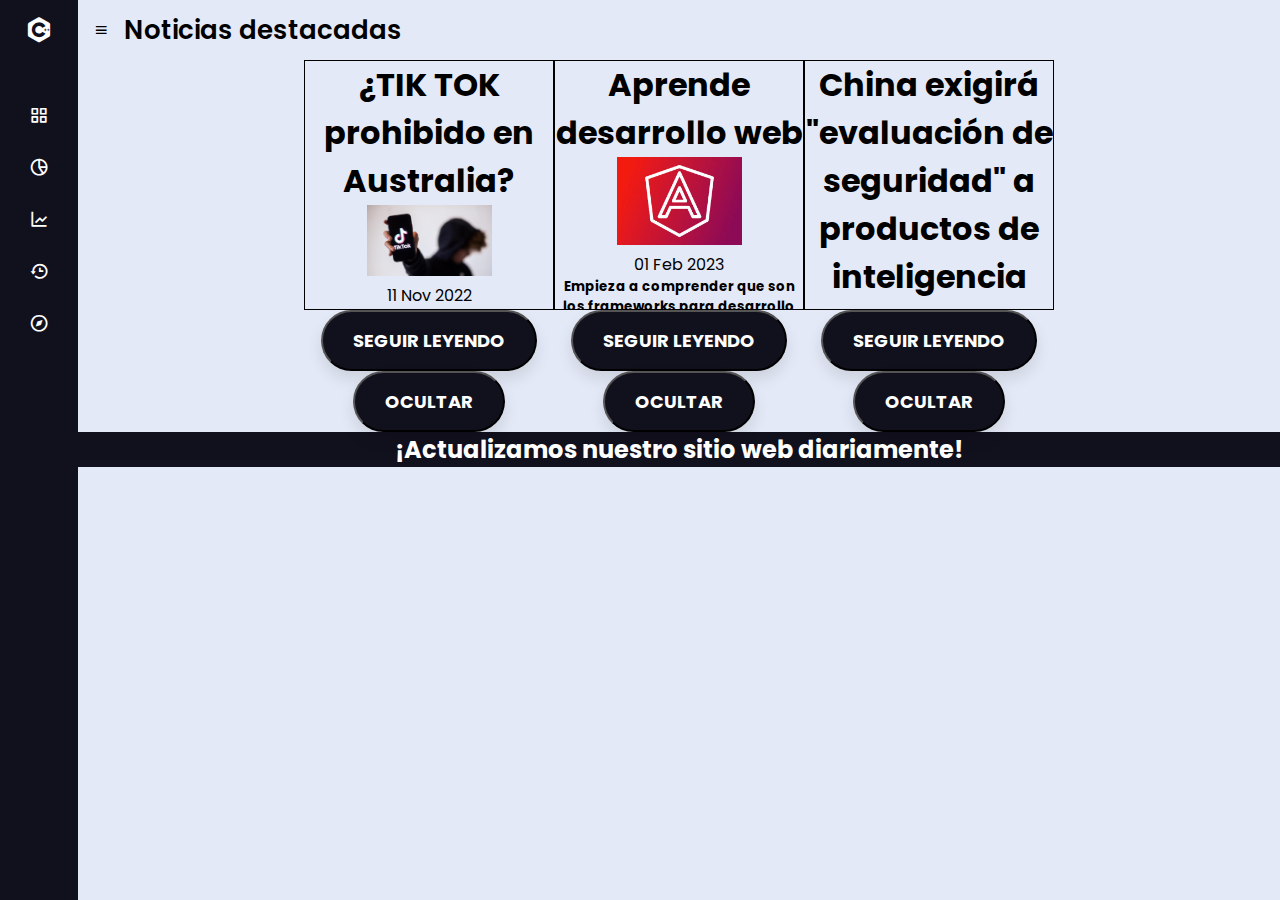
<file: html/index.html>
<!DOCTYPE html>
<html lang="en">
<head>
  <meta charset="UTF-8">
  <meta http-equiv="X-UA-Compatible" content="IE=edge">
  <meta name="viewport" content="width=device-width, initial-scale=1.0">
  <title>Document</title>
  <link rel="stylesheet" href="../css/styleNavBar.css">
  <!-- ICONOS GRATIS -->
  <link href='https://unpkg.com/boxicons@2.0.7/css/boxicons.min.css' rel='stylesheet'>
  <style>
    #myDiv {
  width: 250px;
  height: 250px;
  border: 1px solid black;
  overflow: auto;
}
#myDiv1 {
  width: 250px;
  height: 250px;
  border: 1px solid black;
  overflow: auto;
}
#myDiv2 {
  width: 250px;
  height: 250px;
  border: 1px solid black;
  overflow: auto;
}
img{
  width : 125px;
  height: auto;
}
button {
      display: inline-block;
      padding: 15px 30px;
      font-size: 18px;
      font-weight: bold;
      text-transform: uppercase;
      color: white;
      background-color: #11101d;
      border-radius: 50px;
      box-shadow: 0 8px 15px rgba(0,0,0,0.1);
      transition: all 0.3s ease;
    }
    
    button:hover {
      transform: translateY(-5px);
      box-shadow: 0 12px 20px rgba(0,0,0,0.2);
      background-color: #e67e22;
    }
  </style>
</head>
<body>
  <div class="sidebar close"><!-- SIDEBAR HAS TWO CLASES .sidebar & .close -->
    <div class="logo-details">
      <i class='bx bxl-c-plus-plus'></i><!-- ADDING C ICON -->
      <span class="logo_name">REVISTA "UCB"</span><!-- LOGO COMES HERE-->
    </div>
    <ul class="nav-links">
      <!-- 1st SIDEBAR ICON-->
      <li>
        <a href="index.html">
          <i class='bx bx-grid-alt' ></i><!-- ADDING ICON -->
          <span class="link_name">Inicio</span>
        </a>
        
        <ul class="sub-menu blank">
          <li><a class="link_name" href="index.html">Inicio</a></li><!-- POP UP WHEN THE SIDE BAR IS HIDDEN -->
        </ul>
      </li>

     
      <!-- 4th SIDE BAR ICON -->
      <li>
        <a href="desarrollo_web.html">
          <i class='bx bx-pie-chart-alt-2' ></i>
          <span class="link_name">Desarrollo web</span>
        </a>
        <ul class="sub-menu blank">
          <li><a class="link_name" href="desarrollo_web.html">Desarrollo web</a></li>
        </ul>
      </li>
      <!-- 5th SIDE BAR ICON -->
      <li>
        <a href="inteligencia_artificial.html">
          <i class='bx bx-line-chart' ></i>
          <span class="link_name">IA</span>
        </a>
        <ul class="sub-menu blank">
          <li><a class="link_name" href="inteligencia_artificial.html">IA</a></li>
        </ul>
      </li>
      <!-- 6th SIDE BAR ICON WHIT A SUB MENU-->
      
      <!-- 7th SIDE BAR MENU ICON -->
     
     
      <!-- 8th SIDE BAR MENU ICON -->
      <li>
        <a href="gestiontecnologica.html">
          <i class='bx bx-history'></i>
          <span class="link_name">Gestion Tecnológica</span>
        </a>
        <ul class="sub-menu blank">
          <li><a class="link_name" href="gestiontecnologica.html">Gestion Tecnológica</a></li>
        </ul>
      </li>
      
      <!-- Página de contactos-->
      <li>
        <a href="contactos.html">
          <i class='bx bx-compass' ></i>
          <span class="link_name">Contactos</span>
        </a>
        <ul class="sub-menu blank">
          <li><a class="link_name" href="contactos.html">Contactos</a></li>
        </ul>
      </li>
      <!-- 9th SIDE BAR MENU ICON -->
      
      <!-- USER CREDENTIALS SIDE BAR -->
      <li>
        <div class="iocn-link" style="visibility: hidden;">
          <a href="#">
            <i class='bx bx-plug' ></i>
            <span class="link_name">Plugins</span>
          </a>
          <i class='bx bxs-chevron-down arrow' ></i>
        </div>
        <ul class="sub-menu">
          <li><a class="link_name" href="#">Plugins</a></li>
          <li><a href="#">UI Face</a></li>
          <li><a href="#">Pigments</a></li>
          <li><a href="#">Box Icons</a></li>
        </ul>
      </li>
    </ul>
  </div><!-- END OF SIDE BAR -->

  <!-- HAMBURGER ICON -->
  <section class="home-section">
    <div class="home-content">
      <i class='bx bx-menu' ></i>
      <span class="text">Noticias destacadas </span>
    </div>      

    
    <center>
    <div id="products">
      <div>
            <div id="myDiv">
              <center><h1>¿TIK TOK prohibido en Australia?</h1>
                <img src="../img/gt_noticia1.avif" class="card-img-top" alt="..."></center>
              <div class="card-body">
                  11 Nov 2022
                <h5 class="card-title">
                  Australia anunció el martes que prohibirá la aplicación TikTok, propiedad del grupo chino ByteDance, en los dispositivos gubernamentales por cuestiones de seguridad, sumándose a la lista de países occidentales que adoptaron la misma medida.
                </h5>
                <p class="card-text">
                  Previamente, Estados Unidos, Canadá, Nueva Zelanda, Reino Unido, Francia, Países Bajos y la Comisión Europea habían tomado decisiones similares.
  
  Dreyfus explicó que el gobierno aprobaría algunas excepciones “caso por caso” pero estableciendo medidas para atenuar los riesgos de seguridad.
  
  Expertos de ciberseguridad advierten que la aplicación, con más de 1,000 millones de usuarios, puede usarse para recoger datos que luego se comparten con las autoridades chinas.
  

  
                </p></div>
            </div>
        
          <button onclick="zoomIn()">Seguir leyendo</button>
          <button onclick="zoomOut()">Ocultar</button>
        </div>



        <div>
          <div id="myDiv1">
            <center><h1>Aprende desarrollo web</h1>
              <img src="../img/angular.jpeg" class="card-img-top" alt="..."></center>
            <div class="card-body">
                01 Feb 2023
              <h5 class="card-title">
                Empieza a comprender que son los frameworks para desarrollo web
              </h5>
              <p class="card-text">
                Diseña págians web de manera rápida y sencilla, al utilizar angular.
                Con nosotros puedes mejorar tus conocimientos en temas de:
                <ul>
                  <li>Front end (CSS)</li>
                  <li>Back end(JavaScript)</li>
                  <li>Manejo de información</li>
                  <li>Concurrencia</li>
                </ul>
                
                <p>¡Para mas información ve a nuestra sección de desarroll web!</p>
                <h3>Que esperas</h3>


              </p></div>
          </div>
      
        <button onclick="zoomIn1()">Seguir leyendo</button>
        <button onclick="zoomOut1()">Ocultar</button>
      </div>




      <div>
        <div id="myDiv2">
          <center><h1>China exigirá "evaluación de seguridad" a productos de inteligencia artificial</h1>
            <img src="../img/noticia3.jpeg" class="card-img-top" alt="..."></center>
          <div class="card-body">
              11 abr 2023
            <h5 class="card-title">
              Australia anunció el martes que prohibirá la aplicación TikTok, propiedad del grupo chino ByteDance, en los dispositivos gubernamentales por cuestiones de seguridad, sumándose a la lista de países occidentales que adoptaron la misma medida.
            </h5>
            <p class="card-text">
              <p>Las herramientas de inteligencia artificial desarrolladas en China serán sometidas a una "inspección de
                seguridad", en la que también se comprombará que la IA refleje "los valores socialistas fundamentales".</p>



            </p></div>
        </div>
    
      <button onclick="zoomIn2()">Seguir leyendo</button>
      <button onclick="zoomOut2()">Ocultar</button>
    </div>
          <div id="products">  
          </center>
          <div id="title">    
            <h2>¡Actualizamos nuestro sitio web diariamente!</h2>
           </div>
  </section>
  
 
 
</body>
<script>


  let arrow = document.querySelectorAll(".arrow");// ACTION LISTENERS FOR THE ARROWS IN THE SUB MENUS
  for (var i = 0; i < arrow.length; i+=1) {
    arrow[i].addEventListener("click", (e)=>{
      let arrowParent = e.target.parentElement.parentElement; // SELECTING MAIN PARENT OF ARROW
      arrowParent.classList.toggle("showMenu");
    });
    let sidebar = document.querySelector(".sidebar");// ADDING A SCROLLBAR FOR THE SIDEBAR
    let sidebarBtn = document.querySelector(".bx-menu");
    sidebarBtn.addEventListener("click", ()=>{// SIDE BAR EVENT LISTENER
      sidebar.classList.toggle("close");
   });
  }

document.getElementById("zoomInButton").addEventListener("click", zoomIn);
document.getElementById("zoomOutButton").addEventListener("click", zoomOut);

  function zoomIn() {
  var elem = document.getElementById("myDiv");
  var width = elem.offsetWidth;
  var height = elem.offsetHeight;
  var interval = setInterval(function() {
    if (width >= 500) {
      clearInterval(interval);
    } else {
      width += 10;
      height += 10;
      elem.style.width = width + "px";
      elem.style.height = height + "px";
    }
  }, 10);
}

function zoomOut() {
  var elem = document.getElementById("myDiv");
  var width = elem.offsetWidth;
  var height = elem.offsetHeight;
  var interval = setInterval(function() {
    if (width <= 250) {
      clearInterval(interval);
    } else {
      width -= 10;
      height -= 10;
      elem.style.width = width + "px";
      elem.style.height = height + "px";
    }
  }, 10);
}


function zoomIn1() {
  var elem = document.getElementById("myDiv1");
  var width = elem.offsetWidth;
  var height = elem.offsetHeight;
  var interval = setInterval(function() {
    if (width >= 500) {
      clearInterval(interval);
    } else {
      width += 10;
      height += 10;
      elem.style.width = width + "px";
      elem.style.height = height + "px";
    }
  }, 10);
}

function zoomOut1() {
  var elem = document.getElementById("myDiv1");
  var width = elem.offsetWidth;
  var height = elem.offsetHeight;
  var interval = setInterval(function() {
    if (width <= 250) {
      clearInterval(interval);
    } else {
      width -= 10;
      height -= 10;
      elem.style.width = width + "px";
      elem.style.height = height + "px";
    }
  }, 10);
}
function zoomIn2() {
  var elem = document.getElementById("myDiv2");
  var width = elem.offsetWidth;
  var height = elem.offsetHeight;
  var interval = setInterval(function() {
    if (width >= 500) {
      clearInterval(interval);
    } else {
      width += 10;
      height += 10;
      elem.style.width = width + "px";
      elem.style.height = height + "px";
    }
  }, 10);
}

function zoomOut2() {
  var elem = document.getElementById("myDiv2");
  var width = elem.offsetWidth;
  var height = elem.offsetHeight;
  var interval = setInterval(function() {
    if (width <= 250) {
      clearInterval(interval);
    } else {
      width -= 10;
      height -= 10;
      elem.style.width = width + "px";
      elem.style.height = height + "px";
    }
  }, 10);
}

</script>
</html>
</file>
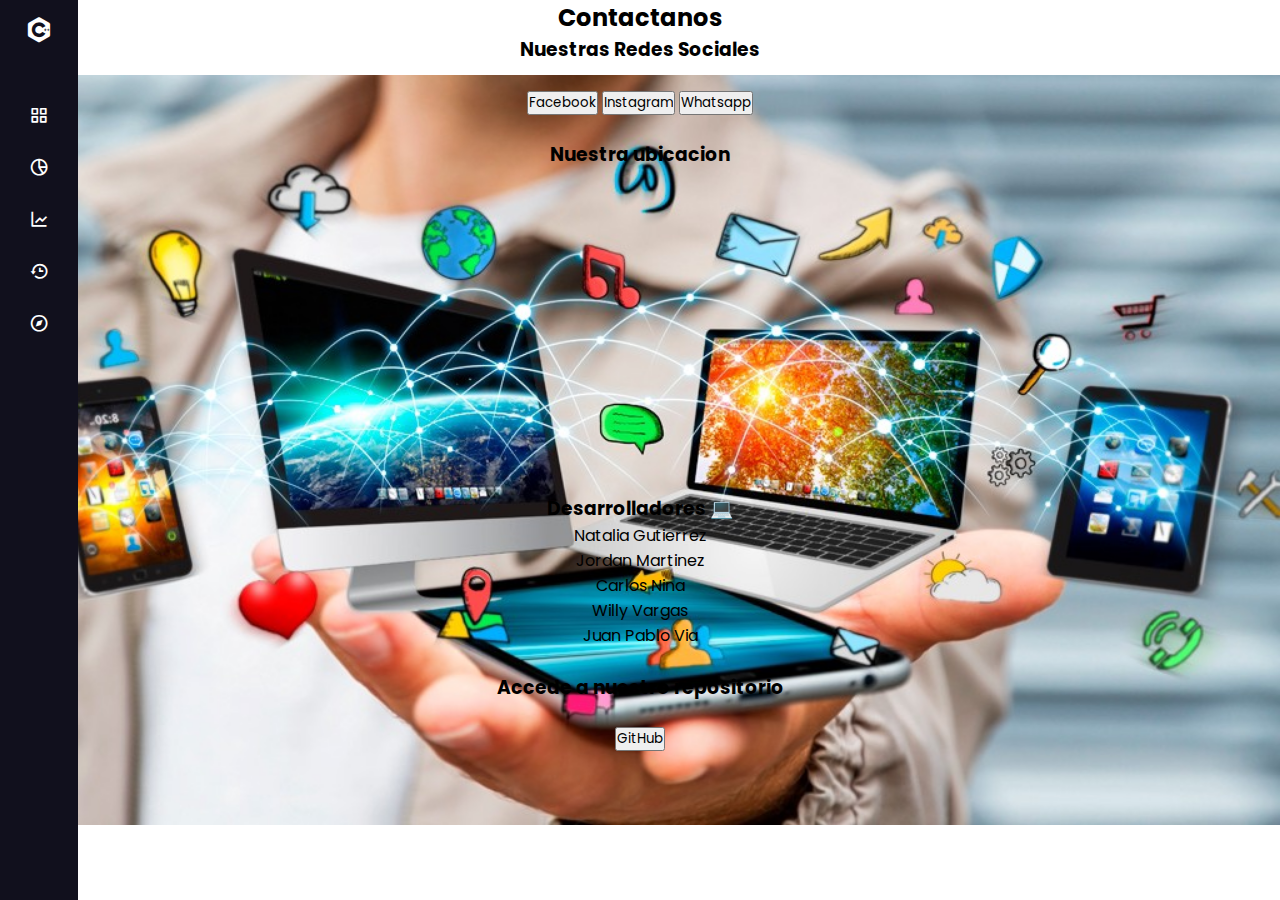
<file: html/contactos.html>
<head>
	<meta charset="UTF-8">
	<meta http-equiv="X-UA-Compatible" content="IE=edge">
	<meta name="viewport" content="width=device-width, initial-scale=1.0">
	<!-- BOOTSTRAP LINK -->
	<link href="https://cdn.jsdelivr.net/npm/bootstrap@5.0.2/dist/css/bootstrap.min.css" rel="stylesheet" integrity="sha384-EVSTQN3/azprG1Anm3QDgpJLIm9Nao0Yz1ztcQTwFspd3yD65VohhpuuCOmLASjC" crossorigin="anonymous">
	<!-- LINK CSS -->
    
  <link rel="stylesheet" href="../css/styleNavBar.css">
  <!-- ICONOS GRATIS -->
  <link href='https://unpkg.com/boxicons@2.0.7/css/boxicons.min.css' rel='stylesheet'>


	<title>Contactos</title>
    <script src="../js/contactos.js"></script>
    <style>
        body{
          background-image: url('../img/1_vxjAHkrXbGG6gOiPZgjeZA.jpeg');
          background-repeat: no-repeat;
          background-attachment: fixed;
          background-size: 100%;
          background-position-y: center;
          background-position-x: right;
        }
    </style>
</head>
<body>
  <div class="sidebar close"><!-- SIDEBAR HAS TWO CLASES .sidebar & .close -->
    <div class="logo-details">
      <i class='bx bxl-c-plus-plus'></i><!-- ADDING C ICON -->
      <span class="logo_name">REVISTA "UCB"</span><!-- LOGO COMES HERE-->
    </div>
    <ul class="nav-links">
      <!-- 1st SIDEBAR ICON-->
      <li>
        <a href="index.html">
          <i class='bx bx-grid-alt' ></i><!-- ADDING ICON -->
          <span class="link_name">Inicio</span>
        </a>
        
        <ul class="sub-menu blank">
          <li><a class="link_name" href="index.html">Inicio</a></li><!-- POP UP WHEN THE SIDE BAR IS HIDDEN -->
        </ul>
      </li>

     
      <!-- 4th SIDE BAR ICON -->
      <li>
        <a href="desarrollo_web.html">
          <i class='bx bx-pie-chart-alt-2' ></i>
          <span class="link_name">Desarrollo web</span>
        </a>
        <ul class="sub-menu blank">
          <li><a class="link_name" href="desarrollo_web.html">Desarrollo web</a></li>
        </ul>
      </li>
      <!-- 5th SIDE BAR ICON -->
      <li>
        <a href="inteligencia_artificial.html">
          <i class='bx bx-line-chart' ></i>
          <span class="link_name">IA</span>
        </a>
        <ul class="sub-menu blank">
          <li><a class="link_name" href="inteligencia_artificial.html">IA</a></li>
        </ul>
      </li>
      <!-- 6th SIDE BAR ICON WHIT A SUB MENU-->
      
      <!-- 7th SIDE BAR MENU ICON -->
     
     
      <!-- 8th SIDE BAR MENU ICON -->
      <li>
        <a href="gestiontecnologica.html">
          <i class='bx bx-history'></i>
          <span class="link_name">Gestion Tecnológica</span>
        </a>
        <ul class="sub-menu blank">
          <li><a class="link_name" href="gestiontecnologica.html">Gestion Tecnológica</a></li>
        </ul>
      </li>
      
      <!-- Página de contactos-->
      <li>
        <a href="contactos.html">
          <i class='bx bx-compass' ></i>
          <span class="link_name">Contactos</span>
        </a>
        <ul class="sub-menu blank">
          <li><a class="link_name" href="contactos.html">Contactos</a></li>
        </ul>
      </li>
      <!-- 9th SIDE BAR MENU ICON -->
      
      <!-- USER CREDENTIALS SIDE BAR -->
      <li>
        <div class="iocn-link" style="visibility: hidden;">
          <a href="#">
            <i class='bx bx-plug' ></i>
            <span class="link_name">Plugins</span>
          </a>
          <i class='bx bxs-chevron-down arrow' ></i>
        </div>
        <ul class="sub-menu">
          <li><a class="link_name" href="#">Plugins</a></li>
          <li><a href="#">UI Face</a></li>
          <li><a href="#">Pigments</a></li>
          <li><a href="#">Box Icons</a></li>
        </ul>
      </li>
    </ul>
  </div><!-- END OF SIDE BAR -->

    <!--cards-->
    <center>
      <div class="card" style="width: 45rem;position: relative;">
        <div class="card-body ">
          <div class="row justify-content-center">
            <div class="col-12">
                <h2 class="text-center display-4">Contactanos</h2>
            </div>
          </div>
          <div class="row justify-content-center">
            <div class="col-9">
              <h3>Nuestras Redes Sociales</h3>
              <br>
              <center>
                <input type="button" class="btn btn-outline-secondary" value="Facebook" onclick="presionBotonFacebook()">
                <input type="button" class="btn btn-outline-secondary" value="Instagram" onclick="presionBotonInstagram()">
                <input type="button" class="btn btn-outline-secondary" value="Whatsapp" onclick="presionBotonWhatsapp()">
              </center>
              <br>
            </div>
          </div>
          <div class="row justify-content-center">
            <div class="col-9">
              <h3>Nuestra ubicacion</h3>
              <iframe src="https://www.google.com/maps/embed?pb=!1m18!1m12!1m3!1d3825.068280140347!2d-68.1141798859092!3d-16.52265018860222!2m3!1f0!2f0!3f0!3m2!1i1024!2i768!4f13.1!3m3!1m2!1s0x915f20ee187a3103%3A0x2f2bb2b7df32a24d!2sUniversidad%20Cat%C3%B3lica%20Boliviana!5e0!3m2!1ses-419!2sbo!4v1680190591044!5m2!1ses-419!2sbo" width="400" height="300" style="border:0;" allowfullscreen="" loading="lazy" referrerpolicy="no-referrer-when-downgrade"></iframe>
            </div>
          </div>
          <div class="row justify-content-center">
            <div class="col-9">
                <br>
              <h3>Desarrolladores 💻</h3>
              <p>Natalia Gutierrez</p>
              <p>Jordan Martinez</p>
              <p>Carlos Nina</p>
              <p>Willy Vargas</p>
              <p>Juan Pablo Via</p>
            </div>
          </div>
          <div class="row justify-content-center">
            <div class="col-9">
                <br>
              <h3>Accede a nuestro repositorio</h3>
              <br>
                <center>
                    <input type="button" class="btn btn-outline-secondary" value="GitHub" onclick="presionBotonGitHub()">
                </center>
            </div>
          </div>
        </div>
    </div>
    </center>


</body>
<script>
  let arrow = document.querySelectorAll(".arrow");// ACTION LISTENERS FOR THE ARROWS IN THE SUB MENUS
  for (var i = 0; i < arrow.length; i+=1) {
    arrow[i].addEventListener("click", (e)=>{
      let arrowParent = e.target.parentElement.parentElement; // SELECTING MAIN PARENT OF ARROW
      arrowParent.classList.toggle("showMenu");
    });
    let sidebar = document.querySelector(".sidebar");// ADDING A SCROLLBAR FOR THE SIDEBAR
    let sidebarBtn = document.querySelector(".bx-menu");
    sidebarBtn.addEventListener("click", ()=>{// SIDE BAR EVENT LISTENER
      sidebar.classList.toggle("close");
   });
  }
</script>
</html>
</file>
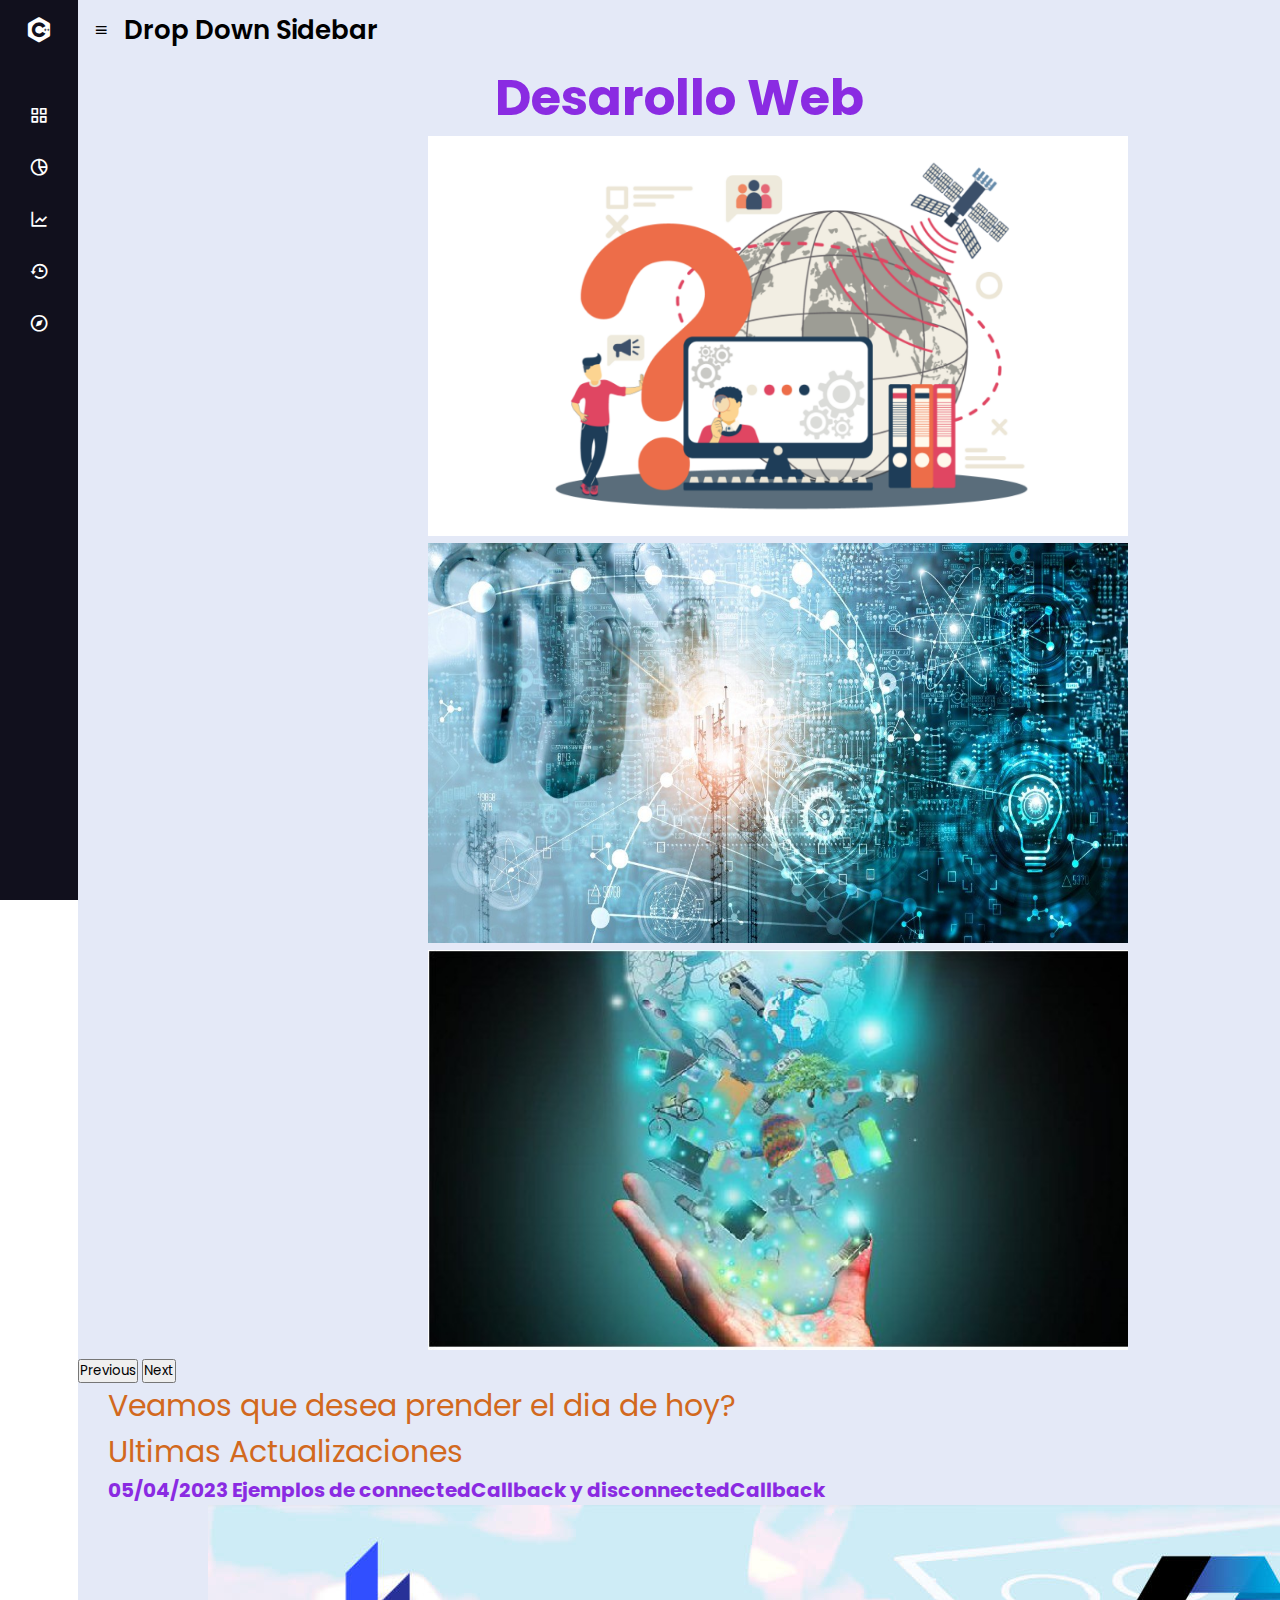
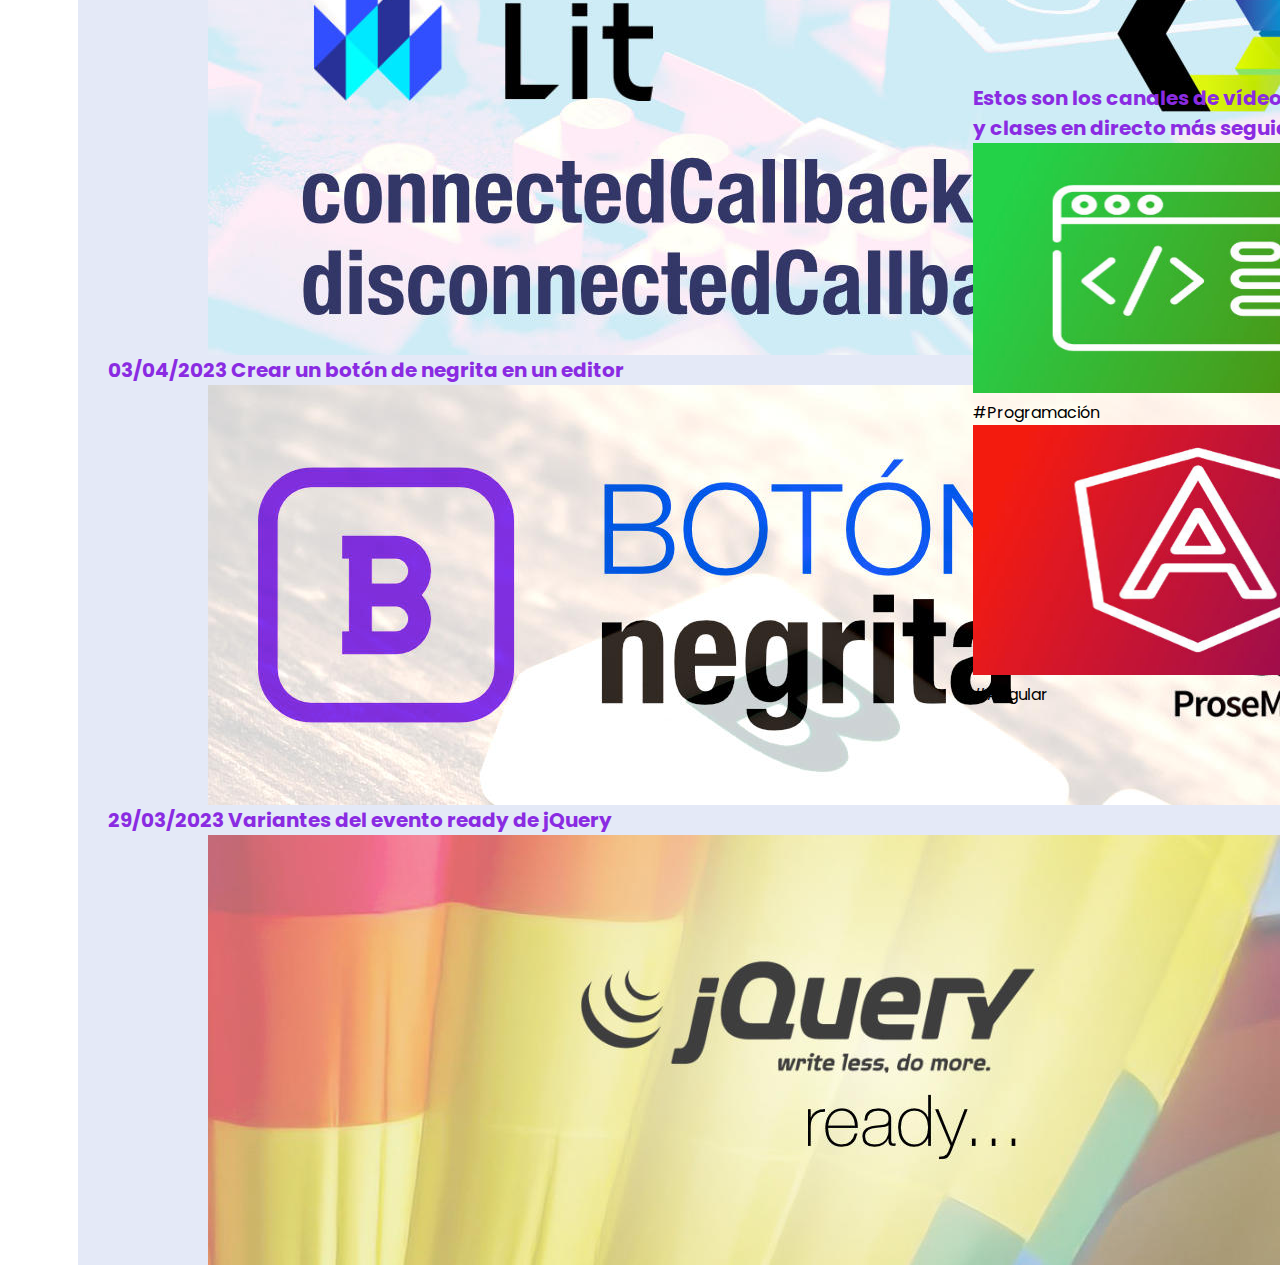
<file: html/desarrollo_web.html>
<!DOCTYPE html>
<html lang="en">
<head>
  <meta charset="UTF-8">
  <meta http-equiv="X-UA-Compatible" content="IE=edge">
  <meta name="viewport" content="width=device-width, initial-scale=1.0">
  <title>Document</title>
  <link rel="stylesheet" href="/css/desarollo.css">
  <!-- ICONOS GRATIS -->
  <script src="https://cdn.jsdelivr.net/npm/bootstrap@5.3.0-alpha3/dist/js/bootstrap.bundle.min.js" integrity="sha384-ENjdO4Dr2bkBIFxQpeoTz1HIcje39Wm4jDKdf19U8gI4ddQ3GYNS7NTKfAdVQSZe" crossorigin="anonymous"></script>
  <link href='https://unpkg.com/boxicons@2.0.7/css/boxicons.min.css' rel='stylesheet'>
  <link href="https://cdn.jsdelivr.net/npm/bootstrap@5.3.0-alpha3/dist/css/bootstrap.min.css" rel="stylesheet" integrity="sha384-KK94CHFLLe+nY2dmCWGMq91rCGa5gtU4mk92HdvYe+M/SXH301p5ILy+dN9+nJOZ" crossorigin="anonymous">
</head>
<body>
  <div class="sidebar close"><!-- SIDEBAR HAS TWO CLASES .sidebar & .close -->
    <div class="logo-details">
      <i class='bx bxl-c-plus-plus'></i><!-- ADDING C ICON -->
      <span class="logo_name">REVISTA "UCB"</span><!-- LOGO COMES HERE-->
    </div>
    <ul class="nav-links">
      <!-- 1st SIDEBAR ICON-->
      <li>
        <a href="index.html">
          <i class='bx bx-grid-alt' ></i><!-- ADDING ICON -->
          <span class="link_name">Inicio</span>
        </a>
        
        <ul class="sub-menu blank">
          <li><a class="link_name" href="index.html">Inicio</a></li><!-- POP UP WHEN THE SIDE BAR IS HIDDEN -->
        </ul>
      </li>

     
      <!-- 4th SIDE BAR ICON -->
      <li>
        <a href="desarrollo_web.html">
          <i class='bx bx-pie-chart-alt-2' ></i>
          <span class="link_name">Desarrollo web</span>
        </a>
        <ul class="sub-menu blank">
          <li><a class="link_name" href="desarrollo_web.html">Desarrollo web</a></li>
        </ul>
      </li>
      <!-- 5th SIDE BAR ICON -->
      <li>
        <a href="inteligencia_artificial.html">
          <i class='bx bx-line-chart' ></i>
          <span class="link_name">IA</span>
        </a>
        <ul class="sub-menu blank">
          <li><a class="link_name" href="inteligencia_artificial.html">IA</a></li>
        </ul>
      </li>
      <!-- 6th SIDE BAR ICON WHIT A SUB MENU-->
      
      <!-- 7th SIDE BAR MENU ICON -->
     
     
      <!-- 8th SIDE BAR MENU ICON -->
      <li>
        <a href="gestiontecnologica.html">
          <i class='bx bx-history'></i>
          <span class="link_name">Gestion Tecnológica</span>
        </a>
        <ul class="sub-menu blank">
          <li><a class="link_name" href="gestiontecnologica.html">Gestion Tecnológica</a></li>
        </ul>
      </li>
      
      <!-- Página de contactos-->
      <li>
        <a href="contactos.html">
          <i class='bx bx-compass' ></i>
          <span class="link_name">Contactos</span>
        </a>
        <ul class="sub-menu blank">
          <li><a class="link_name" href="contactos.html">Contactos</a></li>
        </ul>
      </li>
      <!-- 9th SIDE BAR MENU ICON -->
      
      <!-- USER CREDENTIALS SIDE BAR -->
      <li>
        <div class="iocn-link" style="visibility: hidden;">
          <a href="#">
            <i class='bx bx-plug' ></i>
            <span class="link_name">Plugins</span>
          </a>
          <i class='bx bxs-chevron-down arrow' ></i>
        </div>
        <ul class="sub-menu">
          <li><a class="link_name" href="#">Plugins</a></li>
          <li><a href="#">UI Face</a></li>
          <li><a href="#">Pigments</a></li>
          <li><a href="#">Box Icons</a></li>
        </ul>
      </li>
    </ul>
  </div><!-- END OF SIDE BAR -->

  <!-- HAMBURGER ICON -->
  <section class="home-section">
    <div class="home-content">
      <i class='bx bx-menu' ></i>
      <span class="text">Drop Down Sidebar</span>
    </div>

    <section class="Principal">
        <h3 class="Titulo">Desarollo Web</h3>

        <div id="carouselExample" class="carousel slide">
          <div class="carousel-inner">
            <div class="carousel-item active">
              <img src="/img/tecnologias-emergentes.png" class="imgprin" alt="...">
            </div>
            <div class="carousel-item">
              <img src="/img/Edge-computing.jpg" class="imgprin" alt="...">
            </div>
            <div class="carousel-item">
              <img src="/img/tecnología_emergente.jpg" class="imgprin" alt="...">
            </div>
          </div>
          <button class="carousel-control-prev" type="button" data-bs-target="#carouselExample" data-bs-slide="prev">
            <span class="carousel-control-prev-icon" aria-hidden="true"></span>
            <span class="visually-hidden">Previous</span>
          </button>
          <button class="carousel-control-next" type="button" data-bs-target="#carouselExample" data-bs-slide="next">
            <span class="carousel-control-next-icon" aria-hidden="true"></span>
            <span class="visually-hidden">Next</span>
          </button>
        </div>



        <div class="noticias">
            <div class="not1">

          <p class="Parrafos">Veamos que desea prender el dia de hoy?</p>
          <p class="Parrafos">Ultimas Actualizaciones</p>
          <h3 class="Titulo1">05/04/2023
            Ejemplos de connectedCallback y disconnectedCallback</h3>
            <div class="card" >
                <img src="/img/connectedCallback-disconnectedCallback.jpg" class="card-img-top" alt="...">
                <div class="card-body">
                  <p class="card-text">Métodos nativos del ciclo de vida de los Web Components, aplicados en un componente Lit para ir al top de la página web.</p>
                  <button type="button" class="btn btn-outline-primary">Quieres saber mas Preciona Aqui!!</button>
                </div>
            </div>

            <h3 class="Titulo1">03/04/2023
              Crear un botón de negrita en un editor</h3>
              <div class="card" >
                  <img src="/img/prosemirror-boton-bold.jpg" class="card-img-top" alt="...">
                  <div class="card-body">
                    <p class="card-text">Aprendemos a crear botones que ejecutan comandos en editores construidos con Prosemirror, dentro del documento editable.</p>
                    <button type="button" class="btn btn-outline-success">Quieres saber mas Preciona Aqui!!</button>
                  </div>
              </div>

              <h3 class="Titulo1">29/03/2023
                Variantes del evento ready de jQuery</h3>
                <div class="card" >
                    <img src="/img/ready-jquery.jpg" class="card-img-top" alt="...">
                    <div class="card-body">
                      <p class="card-text">Todas las variantes que deberías conocer para desarrollar con jQuery.</p>
                      <button type="button" class="btn btn-outline-warning">Quieres saber mas Perciona Aqui!!</button>
                    </div>

                </div>

              
              </div>
              
              <div class="tecno">
                <h3 class="Titulo1">Estos son los canales de vídeos <br>
                  y clases en directo más seguidos:</h3>
                <div class="card1" >
                  
                    <img src="/img/programacion.jpeg" class="img1" alt="...">
                    <div class="card-body">
                      <p class="card-text">#Programación</p>
                
                    </div>
                 </div>

                
                <div class="card1" >
                  
                    <img src="/img/angular.jpeg" class="img1" alt="...">
                    <div class="card-body">
                      <p class="card-text">#Angular</p>
                    
                    </div>
                 </div>


              </div>

            </div>
         


          





      </section>
    




  </section>

  








  
 
 
</body>
<script>
  let arrow = document.querySelectorAll(".arrow");// ACTION LISTENERS FOR THE ARROWS IN THE SUB MENUS
  for (var i = 0; i < arrow.length; i+=1) {
    arrow[i].addEventListener("click", (e)=>{
      let arrowParent = e.target.parentElement.parentElement; // SELECTING MAIN PARENT OF ARROW
      arrowParent.classList.toggle("showMenu");
    });
    let sidebar = document.querySelector(".sidebar");// ADDING A SCROLLBAR FOR THE SIDEBAR
    let sidebarBtn = document.querySelector(".bx-menu");
    sidebarBtn.addEventListener("click", ()=>{// SIDE BAR EVENT LISTENER
      sidebar.classList.toggle("close");
   });
  }
</script>
</html>
</file>
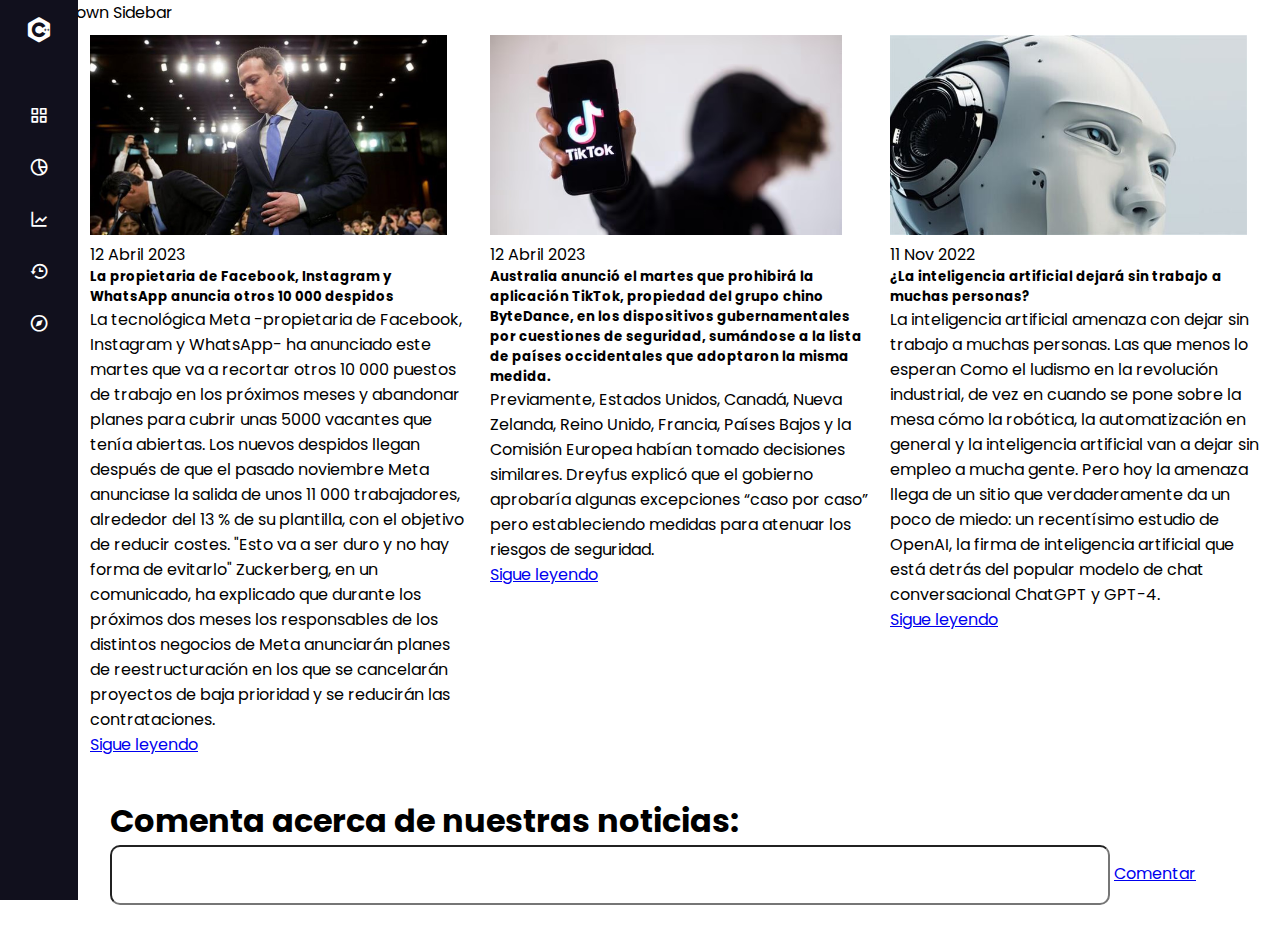
<file: html/gestiontecnologica.html>
<!DOCTYPE html>
<html lang="en">
<head>
    <meta charset="UTF-8">
    <meta http-equiv="X-UA-Compatible" content="IE=edge">
    <meta name="viewport" content="width=device-width, initial-scale=1.0">
    <title>Gestion Tecnologica</title>
    
    <!-- BOOTSTRAP LINK -->
    <link href="https://cdn.jsdelivr.net/npm/bootstrap@5.0.2/dist/css/bootstrap.min.css" rel="stylesheet" integrity="sha384-EVSTQN3/azprG1Anm3QDgpJLIm9Nao0Yz1ztcQTwFspd3yD65VohhpuuCOmLASjC" crossorigin="anonymous">
	<!-- CSS LINK -->
    <link rel="stylesheet" href="/css/gestiontecnologica.css">
    <!-- ICONOS GRATIS -->
  <link href='https://unpkg.com/boxicons@2.0.7/css/boxicons.min.css' rel='stylesheet'>


</head>
<body>
  <div class="sidebar close"><!-- SIDEBAR HAS TWO CLASES .sidebar & .close -->
    <div class="logo-details">
      <i class='bx bxl-c-plus-plus'></i><!-- ADDING C ICON -->
      <span class="logo_name">REVISTA "UCB"</span><!-- LOGO COMES HERE-->
    </div>
    <ul class="nav-links">
      <!-- 1st SIDEBAR ICON-->
      <li>
        <a href="index.html">
          <i class='bx bx-grid-alt' ></i><!-- ADDING ICON -->
          <span class="link_name">Inicio</span>
        </a>
        
        <ul class="sub-menu blank">
          <li><a class="link_name" href="index.html">Inicio</a></li><!-- POP UP WHEN THE SIDE BAR IS HIDDEN -->
        </ul>
      </li>

     
      <!-- 4th SIDE BAR ICON -->
      <li>
        <a href="desarrollo_web.html">
          <i class='bx bx-pie-chart-alt-2' ></i>
          <span class="link_name">Desarrollo web</span>
        </a>
        <ul class="sub-menu blank">
          <li><a class="link_name" href="desarrollo_web.html">Desarrollo web</a></li>
        </ul>
      </li>
      <!-- 5th SIDE BAR ICON -->
      <li>
        <a href="inteligencia_artificial.html">
          <i class='bx bx-line-chart' ></i>
          <span class="link_name">IA</span>
        </a>
        <ul class="sub-menu blank">
          <li><a class="link_name" href="inteligencia_artificial.html">IA</a></li>
        </ul>
      </li>
      <!-- 6th SIDE BAR ICON WHIT A SUB MENU-->
      
      <!-- 7th SIDE BAR MENU ICON -->
     
     
      <!-- 8th SIDE BAR MENU ICON -->
      <li>
        <a href="gestiontecnologica.html">
          <i class='bx bx-history'></i>
          <span class="link_name">Gestion Tecnológica</span>
        </a>
        <ul class="sub-menu blank">
          <li><a class="link_name" href="gestiontecnologica.html">Gestion Tecnológica</a></li>
        </ul>
      </li>
      
      <!-- Página de contactos-->
      <li>
        <a href="contactos.html">
          <i class='bx bx-compass' ></i>
          <span class="link_name">Contactos</span>
        </a>
        <ul class="sub-menu blank">
          <li><a class="link_name" href="contactos.html">Contactos</a></li>
        </ul>
      </li>
      <!-- 9th SIDE BAR MENU ICON -->
      
      <!-- USER CREDENTIALS SIDE BAR -->
      <li>
        <div class="iocn-link" style="visibility: hidden;">
          <a href="#">
            <i class='bx bx-plug' ></i>
            <span class="link_name">Plugins</span>
          </a>
          <i class='bx bxs-chevron-down arrow' ></i>
        </div>
        <ul class="sub-menu">
          <li><a class="link_name" href="#">Plugins</a></li>
          <li><a href="#">UI Face</a></li>
          <li><a href="#">Pigments</a></li>
          <li><a href="#">Box Icons</a></li>
        </ul>
      </li>
    </ul>
  </div><!-- END OF SIDE BAR -->

        
      <div class="home-content">
        <i class='bx bx-menu' ></i>

        
        <span class="text">Drop Down Sidebar</span>
        

      </div>

      <section class="principal">

        <div class="contenedorarticulos">
    
            
    
          <div class="card bg-dark text-white">
            <img src="/img/notic1.jpg" class="card-img-top" alt="...">
            <div class="card-body">
                12 Abril 2023
              <h5 class="card-title">
                La propietaria de Facebook, Instagram y WhatsApp anuncia otros 10 000 despidos 
              </h5>
              <p class="card-text">
                La tecnológica Meta -propietaria de Facebook, Instagram y WhatsApp- ha anunciado este martes que va a recortar otros 10 000 puestos de trabajo en los próximos meses y abandonar planes para cubrir unas 5000 vacantes que tenía abiertas.

Los nuevos despidos llegan después de que el pasado noviembre Meta anunciase la salida de unos 11 000 trabajadores, alrededor del 13 % de su plantilla, con el objetivo de reducir costes.

"Esto va a ser duro y no hay forma de evitarlo"

Zuckerberg, en un comunicado, ha explicado que durante los próximos dos meses los responsables de los distintos negocios de Meta anunciarán planes de reestructuración en los que se cancelarán proyectos de baja prioridad y se reducirán las contrataciones.
              </p>
              <a href="#" class="btn btn-primary">Sigue leyendo</a>
             </div> <!--card body-->
          </div><!--card-->

          <div class="card bg-dark text-white">
            <img src="/img/gt_noticia1.avif" class="card-img-top" alt="...">
            <div class="card-body">
                12 Abril 2023
              <h5 class="card-title">
                Australia anunció el martes que prohibirá la aplicación TikTok, propiedad del grupo chino ByteDance, en los dispositivos gubernamentales por cuestiones de seguridad, sumándose a la lista de países occidentales que adoptaron la misma medida.
              </h5>
              <p class="card-text">
                Previamente, Estados Unidos, Canadá, Nueva Zelanda, Reino Unido, Francia, Países Bajos y la Comisión Europea habían tomado decisiones similares.

Dreyfus explicó que el gobierno aprobaría algunas excepciones “caso por caso” pero estableciendo medidas para atenuar los riesgos de seguridad.

              </p>
              <a href="#" class="btn btn-primary">Sigue leyendo</a>
             </div> <!--card body-->
          </div><!--card-->

          <div class="card bg-dark text-white">
            <img src="/img/imgnotic3.jpg" class="card-img-top" alt="...">
            <div class="card-body">
                11 Nov 2022
              <h5 class="card-title">
                ¿La inteligencia artificial dejará sin trabajo a muchas personas?
              </h5>
              <p class="card-text">
                La inteligencia artificial amenaza con dejar sin trabajo a muchas personas. Las que menos lo esperan

Como el ludismo en la revolución industrial, de vez en cuando se pone sobre la mesa cómo la robótica, la automatización en general y la inteligencia artificial van a dejar sin empleo a mucha gente. Pero hoy la amenaza llega de un sitio que verdaderamente da un poco de miedo: un recentísimo estudio de OpenAI, la firma de inteligencia artificial que está detrás del popular modelo de chat conversacional ChatGPT y GPT-4. 

              </p>
              <a href="#" class="btn btn-primary">Sigue leyendo</a>
             </div> <!--card body-->
          </div><!--card-->

          
        
     </div>   <!--END DIVARTICULOS -->
    

     <div class="contentmsg" id="contmsg">
      <h1>Comenta acerca de nuestras noticias:</h1>
     
      <input id="entrada" type="text" class="inputtexto">

      <a href="#" class="btn btn-primary" id="botondom">Comentar</a>
     </div>
    </div>
    
    
    </section>
    </section>
    

      <!--END NAVBAR ---------------------------------------------------------------------- -->
     
 
      

</body>
<script>
let botondom = document.getElementById('botondom');
let contmsg = document.getElementById('contmsg');
let inputField = document.getElementById('entrada');
//Arriba obtenemos todos los ID desde su html y lo llevamos a variables

//añadimos accion al boton
botondom.addEventListener('click', function(){
    //crea el elemento <p>
    var paragraph = document.createElement('p');
    //añade el elemento <p> al html
    paragraph.classList.add('paragraph-styling');
    //añadira el texto que escribamos en el input al <p> que creamos anterior mente
    paragraph.innerText = inputField.value;
    contmsg.appendChild(paragraph);
    //limpiamos el campo del input
    inputField.value = "";



})
  </script>
</html>
</file>
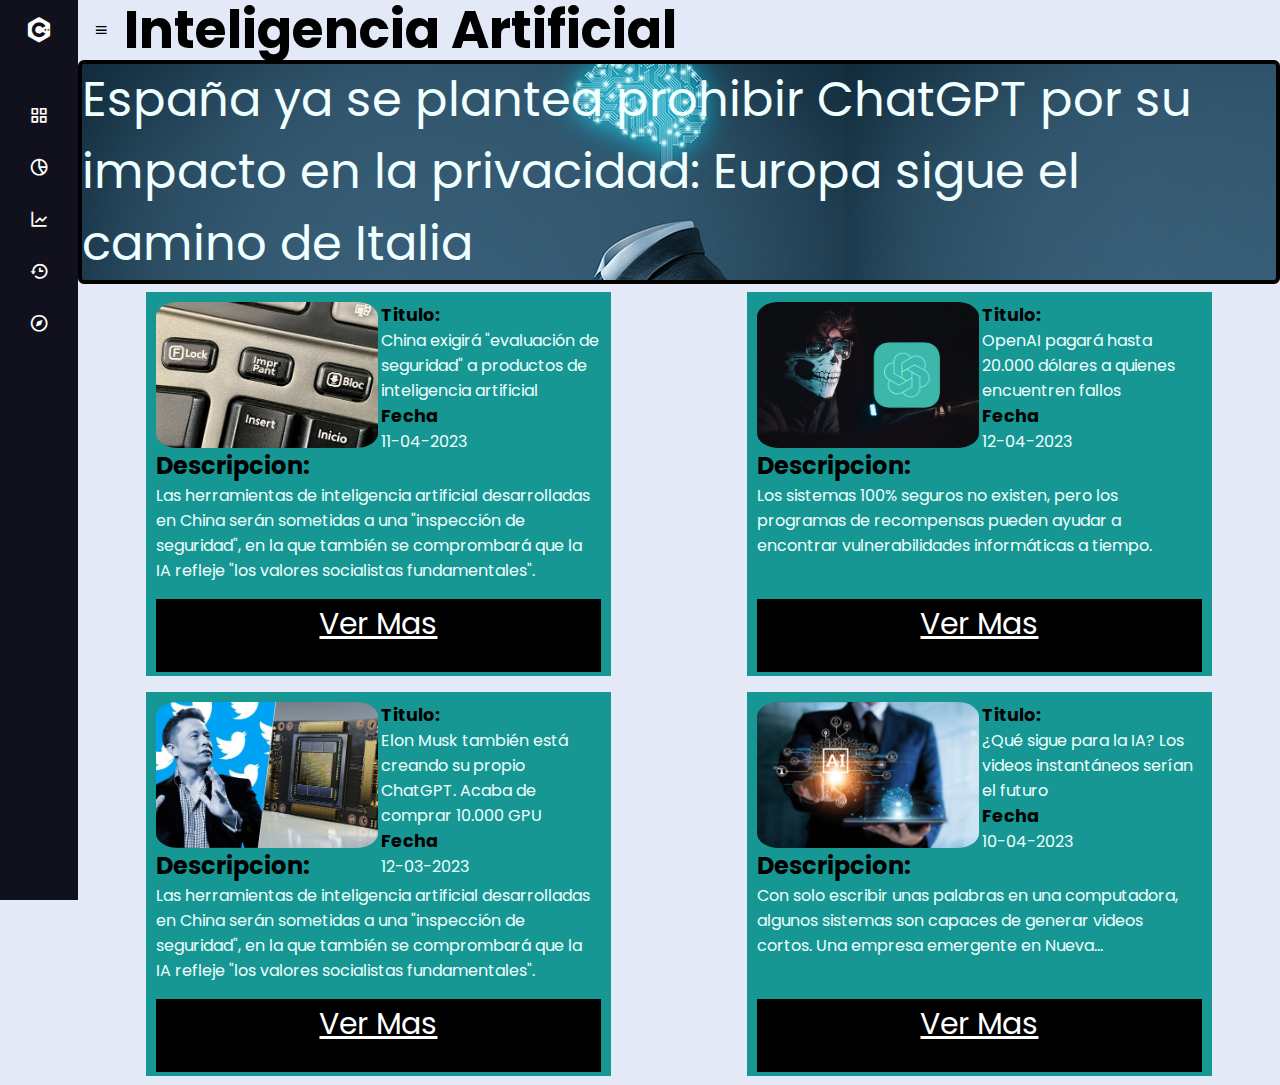
<file: html/inteligencia_artificial.html>
<!DOCTYPE html>
<html lang="en">
<head>
    <meta charset="UTF-8">
    <meta http-equiv="X-UA-Compatible" content="IE=edge">
    <meta name="viewport" content="width=device-width, initial-scale=1.0">
    <link rel="stylesheet" href="../css/inteligencia_artificial.css">

    <link href='https://unpkg.com/boxicons@2.0.7/css/boxicons.min.css' rel='stylesheet'>
    <title>Inteligencia Artificial</title>
</head>

<body>
  <div class="sidebar close"><!-- SIDEBAR HAS TWO CLASES .sidebar & .close -->
    <div class="logo-details">
      <i class='bx bxl-c-plus-plus'></i><!-- ADDING C ICON -->
      <span class="logo_name">REVISTA "UCB"</span><!-- LOGO COMES HERE-->
    </div>
    <ul class="nav-links">
      <!-- 1st SIDEBAR ICON-->
      <li>
        <a href="index.html">
          <i class='bx bx-grid-alt' ></i><!-- ADDING ICON -->
          <span class="link_name">Inicio</span>
        </a>
        
        <ul class="sub-menu blank">
          <li><a class="link_name" href="index.html">Inicio</a></li><!-- POP UP WHEN THE SIDE BAR IS HIDDEN -->
        </ul>
      </li>

     
      <!-- 4th SIDE BAR ICON -->
      <li>
        <a href="desarrollo_web.html">
          <i class='bx bx-pie-chart-alt-2' ></i>
          <span class="link_name">Desarrollo web</span>
        </a>
        <ul class="sub-menu blank">
          <li><a class="link_name" href="desarrollo_web.html">Desarrollo web</a></li>
        </ul>
      </li>
      <!-- 5th SIDE BAR ICON -->
      <li>
        <a href="inteligencia_artificial.html">
          <i class='bx bx-line-chart' ></i>
          <span class="link_name">IA</span>
        </a>
        <ul class="sub-menu blank">
          <li><a class="link_name" href="inteligencia_artificial.html">IA</a></li>
        </ul>
      </li>
      <!-- 6th SIDE BAR ICON WHIT A SUB MENU-->
      
      <!-- 7th SIDE BAR MENU ICON -->
     
     
      <!-- 8th SIDE BAR MENU ICON -->
      <li>
        <a href="gestiontecnologica.html">
          <i class='bx bx-history'></i>
          <span class="link_name">Gestion Tecnológica</span>
        </a>
        <ul class="sub-menu blank">
          <li><a class="link_name" href="gestiontecnologica.html">Gestion Tecnológica</a></li>
        </ul>
      </li>
      
      <!-- Página de contactos-->
      <li>
        <a href="contactos.html">
          <i class='bx bx-compass' ></i>
          <span class="link_name">Contactos</span>
        </a>
        <ul class="sub-menu blank">
          <li><a class="link_name" href="contactos.html">Contactos</a></li>
        </ul>
      </li>
      <!-- 9th SIDE BAR MENU ICON -->
      
      <!-- USER CREDENTIALS SIDE BAR -->
      <li>
        <div class="iocn-link" style="visibility: hidden;">
          <a href="#">
            <i class='bx bx-plug' ></i>
            <span class="link_name">Plugins</span>
          </a>
          <i class='bx bxs-chevron-down arrow' ></i>
        </div>
        <ul class="sub-menu">
          <li><a class="link_name" href="#">Plugins</a></li>
          <li><a href="#">UI Face</a></li>
          <li><a href="#">Pigments</a></li>
          <li><a href="#">Box Icons</a></li>
        </ul>
      </li>
    </ul>
  </div><!-- END OF SIDE BAR -->

  <!--Home-->
  <section class="home-section">
    <div class="home-content">
      <i class='bx bx-menu' ></i>
      <span class="text"><h1>Inteligencia Artificial</span>
    </div>

    <div class="pagina">
        <article class="banner">
          
            <p>España ya se plantea prohibir ChatGPT por su impacto en la privacidad: Europa sigue el camino de Italia</p>
          
        </article>
        <article class="articulos">
          <article class="articulo">
            <section class="imagen-detalles">
              <img src="../img/noticia3.jpeg" alt="Descripción de la imagen" class="imagen">
              <div class="detalles">
                <h2>Titulo: </h2>
                <p>China exigirá "evaluación de seguridad" a productos de inteligencia artificial</p>
                <h2>Fecha</h2>
                <p>11-04-2023</p>
              </div>
            </section>  
            <section class="descripcion">
              <h2>Descripcion: </h2>
              <p>Las herramientas de inteligencia artificial desarrolladas en China serán sometidas a una "inspección de
                seguridad", en la que también se comprombará que la IA refleje "los valores socialistas fundamentales".</p>
            </section>  
            <footer class="footer">
              <a href="#" class="boton">
                <p>Ver Mas</p>
              </a>
            </footer>
          </article>
          <article class="articulo">
            <section class="imagen-detalles">
              <img src="../img/noticia1.jpeg" alt="Descripción de la imagen" class="imagen">
              <div class="detalles">
                <h2>Titulo: </h2>
                <p>OpenAI pagará hasta 20.000 dólares a quienes encuentren fallos</p>
                <h2>Fecha</h2>
                <p>12-04-2023</p>
              </div>
            </section>  
            <section class="descripcion">
              <h2>Descripcion: </h2>
              <p>Los sistemas 100% seguros no existen, pero los programas de recompensas pueden ayudar a encontrar vulnerabilidades informáticas a tiempo.</p>
            </section>  
            <footer class="footer">
              <a href="#" class="boton">
                <p>Ver Mas</p>
              </a>
            </footer>
          </article>
          <article class="articulo">
            <section class="imagen-detalles">
              <img src="../img/noticia2.jpeg" alt="Descripción de la imagen" class="imagen">
              <div class="detalles">
                <h2>Titulo: </h2>
                <p>Elon Musk también está creando su propio ChatGPT. Acaba de comprar 10.000 GPU</p>
                <h2>Fecha</h2>
                <p>12-03-2023</p>
              </div>
            </section>  
            <section class="descripcion">
              <h2>Descripcion: </h2>
              <p>Las herramientas de inteligencia artificial desarrolladas en China serán sometidas a una "inspección de
                seguridad", en la que también se comprombará que la IA refleje "los valores socialistas fundamentales".</p>
            </section>  
            <footer class="footer">
              <a href="#" class="boton">
                <p>Ver Mas</p>
              </a>
            </footer>
          </article>
          <article class="articulo">
            <section class="imagen-detalles">
              <img src="../img/noticia4.jpg" alt="Descripción de la imagen" class="imagen">
              <div class="detalles">
                <h2>Titulo: </h2>
                <p>¿Qué sigue para la IA? Los videos instantáneos serían el futuro</p>
                <h2>Fecha</h2>
                <p>10-04-2023</p>
              </div>
            </section>  
            <section class="descripcion">
              <h2>Descripcion: </h2>
              <p>Con solo escribir unas palabras en una computadora, algunos sistemas son capaces de generar videos cortos. Una empresa emergente en Nueva...</p>
            </section>  
            <footer class="footer">
              <a href="#" class="boton">
                <p>Ver Mas</p>
              </a>
            </footer>
          </article>
        </article>
        </article>
    </div> 

  </section>

</body>
<script>
    let arrow = document.querySelectorAll(".arrow");// ACTION LISTENERS FOR THE ARROWS IN THE SUB MENUS
    for (var i = 0; i < arrow.length; i+=1) {
      arrow[i].addEventListener("click", (e)=>{
        let arrowParent = e.target.parentElement.parentElement; // SELECTING MAIN PARENT OF ARROW
        arrowParent.classList.toggle("showMenu");
      });
      let sidebar = document.querySelector(".sidebar");// ADDING A SCROLLBAR FOR THE SIDEBAR
      let sidebarBtn = document.querySelector(".bx-menu");
      sidebarBtn.addEventListener("click", ()=>{// SIDE BAR EVENT LISTENER
        sidebar.classList.toggle("close");
     });
    }
    
  </script>
  
</html>
</file>
<file: css/styleNavBar.css>
/* Google Fonts Import Link */
@import url('https://fonts.googleapis.com/css2?family=Poppins:wght@300;400;500;600;700&display=swap');
*{
    margin: 0;
    padding: 0;
    box-sizing: border-box;
    font-family: 'Poppins', sans-serif;
}
/* BEGINNING OF SIDEBAR */
.sidebar{
    position: fixed;/* THE ELEMENT WILL REMAIN IN THE SAME PLACE, EVEN IF THE PAGE IS BEING SCROLLED */
    top: 0;
    left: 0;
    height: 100%;
    width: 260px;
    background: #11101d;
    z-index: 100;/* THIS INDEX MAKES THAT THE ELEMENT WILL BE POSITIONET ABOVE ELEMENTS WITH A LOWER Z-INDEX*/
    transition: all 0.5s ease;
}
.sidebar.close{/* CHANGING SIDEBAR SIZE WHEN IT'S CLOSED */
    width: 78px;
}
.sidebar .logo-details{/* CHANGING LOGO DETAILS INSIDE THE SIDEBAR */
    height: 60px;
    width: 100%;
    display: flex;/* WILL ADAPT TO DIFFERENT SCREEN SIZES */
    align-items: center;
}
.sidebar .logo-details i{/* CHANGING LOGO DETAILS ICON */
    font-size: 30px;
    color: #fff;
    height: 50px;
    min-width: 78px;
    text-align: center;
    line-height: 50px;
}
.sidebar .logo-details .logo_name{/* NAME OF THE LOGO CSS*/
    font-size: 22px;
    color: #fff;
    font-weight: 600;
    transition: 0.3s ease; /* TRANSITION WILL TAKE 0.3s AND THE "ease" MAKES THAT STARTS SLOW AND THEN ACCELERATES */
    transition-delay: 0.1s;
}
.sidebar.close .logo-details .logo_name{/* TRANSITION EVENT FOR LOGO NAME*/
    transition-delay: 0s;
    opacity: 0;
    pointer-events: none;/* WILL DISABLE MOUSE TOUCH EVENTS, WILL NOT RESPOND TO MOUSE CLICKS, HOVERS OR TOUCH EVENTS */
}
.sidebar .nav-links{ /* SIDE BAR LINKS */
    height: 100%;
    padding: 30px 0 150px 0;
    overflow: auto; /* LINKS WILL BE CLIPPED WHEN IT OVERFLOWS THE ONTENT BOX */
}
.sidebar.close .nav-links{ /* WHEN NAV BAR IS CLOSED THE CONTENT THAT OVERFLOWS WILL BE VISIBLE OUTSIDE THE BOUNDARIES OF CLOSED NAV BAR*/
    overflow: visible; 
}
.sidebar .nav-links::-webkit-scrollbar{/* SROLLBAR WEB KIT */
    display: none;
}
.sidebar .nav-links li{/* li TRANSITION AND POSITION */
    position: relative;
    list-style: none;
    transition: all 0.4s ease;
}
.sidebar .nav-links li:hover{ /* li HOVER STYLE */
    background: #1d1b31;
}
.sidebar .nav-links li .iocn-link{ /* ICON LINK DIVISION (<a> FOR THE ICON) DISPLAY */
    display: flex;
    align-items: center;
    justify-content: space-between;
}
.sidebar.close .nav-links li .iocn-link{ /* ICON LINK DIVISION (<a> FOR THE ICON) DISPLAY */
    display: block
}
.sidebar .nav-links li i{/* ICON LINKS */
    height: 50px;
    min-width: 78px;
    text-align: center;
    line-height: 50px;
    color: #fff;
    font-size: 20px;
    cursor: pointer;
    transition: all 0.3s ease;
}
.sidebar .nav-links li.showMenu i.arrow{/* ARROWS IN LINKS WILL ROTATE 180 DEG WHEN CLICKED */
    transform: rotate(-180deg);
}
.sidebar.close .nav-links i.arrow{ /* ARROWS IN LINKS WILL DISAPEAR WHEN THE NAVBAR IS CLOSED */
    display: none;
}
.sidebar .nav-links li a{ /* HIPERLINKS MODIFYING*/
    display: flex;
    align-items: center;
    text-decoration: none;
}
.sidebar .nav-links li a .link_name{/* ADDING LINK NAMES TRANSITION WHEN THEY POP UP WHEN SIDEBAR IS CLOSED */
    font-size: 18px;
    font-weight: 400;
    color: #fff;
    transition: all 0.4s ease;
}
.sidebar.close .nav-links li a .link_name{/* LINK NAMES BEHAVIOR WHEN SIDEBAR IS CLOSED */
    opacity: 0;
    pointer-events: none;/* WILL DISABLE MOUSE TOUCH EVENTS, WILL NOT RESPOND TO MOUSE CLICKS, HOVERS OR TOUCH EVENTS */
}
.sidebar .nav-links li .sub-menu{/* SUB MENUS */
    padding: 6px 6px 14px 80px;
    margin-top: -10px;
    background: #1d1b31;
    display: none;
}
.sidebar .nav-links li.showMenu .sub-menu{/* SUB MENUS */
    display: block;
}
.sidebar .nav-links li .sub-menu a{/* SUB MENUS HIPERLINKS*/
    color: #fff;
    font-size: 15px;
    padding: 5px 0;
    white-space: nowrap;
    opacity: 0.6;
    transition: all 0.3s ease;
}
.sidebar .nav-links li .sub-menu a:hover{/* SUB MENU HOVER RULE FOR <a> TAGS */
    opacity: 1;
}
.sidebar.close .nav-links li .sub-menu{/* SUB MENU BEHAVIOR WHEN SIDEBAR IS CLOSED */
    position: absolute;
    left: 100%;
    top: -10px;
    margin-top: 0;
    padding: 10px 20px;
    border-radius: 0 6px 6px 0;
    opacity: 0;
    display: block;
    pointer-events: none;/* WILL DISABLE MOUSE TOUCH EVENTS, WILL NOT RESPOND TO MOUSE CLICKS, HOVERS OR TOUCH EVENTS */
    transition: 0s;
}
  /* WILL MAKE THAT THE SUB MENU SHOWS UP AS A POP UP WHEN THE SIDEBAR IS CLOSED */
.sidebar.close .nav-links li:hover .sub-menu{/* SUB MENU HOVER RULE FOR <li> TAGS */
    top: 0;/* POSITIONS THE SUB MENU AT THE TOP OF THE LIST ITEM */
    opacity: 1;/* MAKES THE SUB MENU FULLY VISIBLE */
    pointer-events: auto; /* ALLOWS THE USER TO INTERACT WITH THE SUB MENU */
    transition: all 0.4s ease; /* TRANSITION EFFECT */
  }
.sidebar .nav-links li .sub-menu .link_name{/* NAME OF THE ICON WILL NOT SHOW WHEN NAVBAR IS OPEN*/
    display: none;
}
.sidebar.close .nav-links li .sub-menu .link_name{ /* NAME OF THE ICON WILL ONLY SHOW WHEN THE NAVBAR IS CLOSED */
    font-size: 18px;
    opacity: 1;
    display: block;
}
.sidebar .nav-links li .sub-menu.blank{/* BEHAVIOR OF LINKS THAT DOESN'T HAVE A SUB MENU IN IT */
    opacity: 1;
    pointer-events: auto;
    padding: 3px 20px 6px 16px;
    opacity: 0;
    pointer-events: none;
}

.sidebar .nav-links li:hover .sub-menu.blank{/* BEHAVIOR OF LINKS THAT DOESN'T HAVE A SUB MENU IN IT */
    top: 50%;
    transform: translateY(-50%);
}
/*
.one {
    width: 80%;
    margin-left: 10%;
    background-color: black;
    height: 400px;
  }*/
.sidebar .profile-details{ /* USER CREDENTIALS STYLE RULES */
    position: fixed;
    bottom: 0;
    width: 260px;
    display: flex;
    align-items: center;
    justify-content: space-between;
    background: #1d1b31;
    padding: 12px 0;
    transition: all 0.5s ease;
}  
.sidebar.close .profile-details{/* USER CREDENTIALS WHEN NAVBAR IS CLOSED STYLE RULES */
    background: none;
}
.sidebar.close .profile-details{/* USER CREDENTIALS WHEN NAVBAR IS CLOSED STYLE RULES */
    width: 78px;
}
.sidebar .profile-details .profile-content{/* USER IMAGE STYLE RULES */
    display: flex;
    align-items: center;
}

.sidebar .profile-details img{/* USER CREDENTIALS IMG STYLE RULES */
    height: 52px;
    width: 52px;
    object-fit: cover;
    border-radius: 16px;
    margin: 0 14px 0 12px;
    background: #1d1b31;
    transition: all 0.5s ease;
}
.sidebar.close .profile-details img{/* USER CREDENTIALS IMG STYLE RULES WHEN SIDEBAR IS CLOSED */
    padding: 10px;
}
.sidebar .profile-details .profile_name,/* USER CREDENTIALS STYLE RULES */
.sidebar .profile-details .job{
  color: #fff;
  font-size: 18px;
  font-weight: 500;
  white-space: nowrap;
}
.sidebar.close .profile-details i,/* USER CREDENTIALS STYLE RULES WHEN NAVBAR IS CLOSED */
.sidebar.close .profile-details .profile_name,
.sidebar.close .profile-details .job{
  display: none;
}
.sidebar .profile-details .job{/* USER CREDENTIALS STYLE RULES */
    font-size: 12px;
}
.home-section{/* HAMBURGER ICON STYLE RULES */
    position: relative;
    background: #E4E9F7;
    height: 100vh;
    left: 260px;
    width: calc(100% - 260px);
    transition: all 0.5s ease;
}
.sidebar.close ~ .home-section{/* HAMBURGER ICON WHEN THE SIDEBAR IS CLOSED */
    left: 78px;
    width: calc(100% - 78px);
}
.home-section .home-content{/* ALIGNMENT FOR HAMBURGER ICON */
    height: 60px;
    display: flex;
    align-items: center;
}
.home-section .home-content .bx-menu/* HAMBURGER ICON STYLE RULES */
.home-section .home-content .text{
  color: #11101d;
  font-size: 35px;
}
.home-section .home-content .bx-menu{ /* HAMBURGER ICON CHANGING POINTER STYLE */
    margin: 0 15px;
    cursor: pointer;
}
.home-section .home-content .text{ /* HAMBURGER ICON TEXT STYLE */
    font-size: 26px;
    font-weight: 600;
}

@media (max-width: 420px) {
    .sidebar.close .nav-links li .sub-menu{
      display: none;
    }
}


#products{
    width: 50%;
      margin: 0 auto;
    display: flex;
    margin:auto;
    justify-content: center;
    text-align: center;
}
#title{
    display: flex;
    justify-content: center;
    align-items: center;
    background: #11101d;
}
#title h1 {
    color:white;
}
#title h2 {
    color:white;
}
#title label{
    color:white;
}
#title p{
    color:white;
}

#title img{
    width: 5%;
    height: 5%;
}

#formDiv{
    display: flex;
  
    align-items: center;
}
#dataForm{
    margin-right:100px;
}

#dataForm input
{
    width: 150px;
}
#trajes
{
    display: flex;
    margin:auto;
    /*justify-content: center;*/
    align-items: center;
}

#trajes input {
    width: 60px;
    height: 20px;
}

#h2Productos{
    background: #0054a4;
    color:white;
}

#trajesArt{
	margin: 15px;
	float:left; 
    width:33%;
	
	text-align:center;
    transition:transform 0.5s;
    border:3px solid black;
    overflow-y: scroll;
    height: 375px;
}

#trajesIMG{
    height: 150px;
    width: 100px;
}

#trajesArt:hover{
    transform: scale(1.1);
    border:3px dotted black;
}

#camisasArt{
	margin: 15px;
	float:left; 
    width:33%;
	text-align:center;
    transition:transform 0.5s;
    border:3px solid black; 
    overflow-y: scroll;
    height: 375px;
}
#camisasArt:hover{
    transform: scale(1.1);
    border:3px dotted black;
}

#camisas
{
    display: flex;
    margin:auto;
    /*justify-content: center;*/
    align-items: center;
}

#camisas input {
    width: 60px;
    height: 20px;
}


#corbatasArt{
	margin: 15px;
	float:left; 
    width:33%;

	text-align:center;
    transition:transform 0.5s;
    border:3px solid black; 
    overflow-y: scroll;
    height: 375px;
}
#corbatasArt:hover{
    transform: scale(1.1);
    border:3px dotted black;
}


#footIMG{
    width: 2.5%;
    height: 2.5%;
}

.ft_left{
    float:left;
    font-size: 10px;
}
.ft_right{
    float:right;
    font-size: 10px;
}

figure{
    padding: 0%;
    margin: 0%;
}

#hrLine {
    height: 1px;
    color: black;
    border-style: dotted;
    border-width: 3px;
  }


  table {
	border-collapse: collapse;
    font-family: Tahoma, Geneva, sans-serif;
}
table td {
	padding: 15px;
}
table thead td {
	background-color:#0054a4;
	color: #ffffff;
	font-weight: bold;
	font-size: 13px;
	border: 1px solid black;
}
table tbody td {
	color: #636363;
	border: 1px solid black;
}
table tbody tr {
	background-color: #f9fafb;
}
table tbody tr:nth-child(odd) {
	background-color: #ffffff;
}
table tbody{
    border: 1px solid black;
}

table tbody th{
    border: 1px solid black;
}

table tfoot {
    background-color:gray;
    border: 1px solid black;
}

table td{
    border: 1px solid black;
}
</file>
<file: css/desarollo.css>
@import url('https://fonts.googleapis.com/css2?family=Poppins:wght@300;400;500;600;700&display=swap');
*{
    margin: 0;
    padding: 0;
    box-sizing: border-box;
    font-family: 'Poppins', sans-serif;
}
/* BEGINNING OF SIDEBAR */
.sidebar{
    position: fixed;/* THE ELEMENT WILL REMAIN IN THE SAME PLACE, EVEN IF THE PAGE IS BEING SCROLLED */
    top: 0;
    left: 0;
    height: 100%;
    width: 260px;
    background: #11101d;
    z-index: 100;/* THIS INDEX MAKES THAT THE ELEMENT WILL BE POSITIONET ABOVE ELEMENTS WITH A LOWER Z-INDEX*/
    transition: all 0.5s ease;
}
.sidebar.close{/* CHANGING SIDEBAR SIZE WHEN IT'S CLOSED */
    width: 78px;
}
.sidebar .logo-details{/* CHANGING LOGO DETAILS INSIDE THE SIDEBAR */
    height: 60px;
    width: 100%;
    display: flex;/* WILL ADAPT TO DIFFERENT SCREEN SIZES */
    align-items: center;
}
.sidebar .logo-details i{/* CHANGING LOGO DETAILS ICON */
    font-size: 30px;
    color: #fff;
    height: 50px;
    min-width: 78px;
    text-align: center;
    line-height: 50px;
}
.sidebar .logo-details .logo_name{/* NAME OF THE LOGO CSS*/
    font-size: 22px;
    color: #fff;
    font-weight: 600;
    transition: 0.3s ease; /* TRANSITION WILL TAKE 0.3s AND THE "ease" MAKES THAT STARTS SLOW AND THEN ACCELERATES */
    transition-delay: 0.1s;
}
.sidebar.close .logo-details .logo_name{/* TRANSITION EVENT FOR LOGO NAME*/
    transition-delay: 0s;
    opacity: 0;
    pointer-events: none;/* WILL DISABLE MOUSE TOUCH EVENTS, WILL NOT RESPOND TO MOUSE CLICKS, HOVERS OR TOUCH EVENTS */
}
.sidebar .nav-links{ /* SIDE BAR LINKS */
    height: 100%;
    padding: 30px 0 150px 0;
    overflow: auto; /* LINKS WILL BE CLIPPED WHEN IT OVERFLOWS THE ONTENT BOX */
}
.sidebar.close .nav-links{ /* WHEN NAV BAR IS CLOSED THE CONTENT THAT OVERFLOWS WILL BE VISIBLE OUTSIDE THE BOUNDARIES OF CLOSED NAV BAR*/
    overflow: visible; 
}
.sidebar .nav-links::-webkit-scrollbar{/* SROLLBAR WEB KIT */
    display: none;
}
.sidebar .nav-links li{/* li TRANSITION AND POSITION */
    position: relative;
    list-style: none;
    transition: all 0.4s ease;
}
.sidebar .nav-links li:hover{ /* li HOVER STYLE */
    background: #1d1b31;
}
.sidebar .nav-links li .iocn-link{ /* ICON LINK DIVISION (<a> FOR THE ICON) DISPLAY */
    display: flex;
    align-items: center;
    justify-content: space-between;
}
.sidebar.close .nav-links li .iocn-link{ /* ICON LINK DIVISION (<a> FOR THE ICON) DISPLAY */
    display: block
}
.sidebar .nav-links li i{/* ICON LINKS */
    height: 50px;
    min-width: 78px;
    text-align: center;
    line-height: 50px;
    color: #fff;
    font-size: 20px;
    cursor: pointer;
    transition: all 0.3s ease;
}
.sidebar .nav-links li.showMenu i.arrow{/* ARROWS IN LINKS WILL ROTATE 180 DEG WHEN CLICKED */
    transform: rotate(-180deg);
}
.sidebar.close .nav-links i.arrow{ /* ARROWS IN LINKS WILL DISAPEAR WHEN THE NAVBAR IS CLOSED */
    display: none;
}
.sidebar .nav-links li a{ /* HIPERLINKS MODIFYING*/
    display: flex;
    align-items: center;
    text-decoration: none;
}
.sidebar .nav-links li a .link_name{/* ADDING LINK NAMES TRANSITION WHEN THEY POP UP WHEN SIDEBAR IS CLOSED */
    font-size: 18px;
    font-weight: 400;
    color: #fff;
    transition: all 0.4s ease;
}
.sidebar.close .nav-links li a .link_name{/* LINK NAMES BEHAVIOR WHEN SIDEBAR IS CLOSED */
    opacity: 0;
    pointer-events: none;/* WILL DISABLE MOUSE TOUCH EVENTS, WILL NOT RESPOND TO MOUSE CLICKS, HOVERS OR TOUCH EVENTS */
}
.sidebar .nav-links li .sub-menu{/* SUB MENUS */
    padding: 6px 6px 14px 80px;
    margin-top: -10px;
    background: #1d1b31;
    display: none;
}
.sidebar .nav-links li.showMenu .sub-menu{/* SUB MENUS */
    display: block;
}
.sidebar .nav-links li .sub-menu a{/* SUB MENUS HIPERLINKS*/
    color: #fff;
    font-size: 15px;
    padding: 5px 0;
    white-space: nowrap;
    opacity: 0.6;
    transition: all 0.3s ease;
}
.sidebar .nav-links li .sub-menu a:hover{/* SUB MENU HOVER RULE FOR <a> TAGS */
    opacity: 1;
}
.sidebar.close .nav-links li .sub-menu{/* SUB MENU BEHAVIOR WHEN SIDEBAR IS CLOSED */
    position: absolute;
    left: 100%;
    top: -10px;
    margin-top: 0;
    padding: 10px 20px;
    border-radius: 0 6px 6px 0;
    opacity: 0;
    display: block;
    pointer-events: none;/* WILL DISABLE MOUSE TOUCH EVENTS, WILL NOT RESPOND TO MOUSE CLICKS, HOVERS OR TOUCH EVENTS */
    transition: 0s;
}
  /* WILL MAKE THAT THE SUB MENU SHOWS UP AS A POP UP WHEN THE SIDEBAR IS CLOSED */
.sidebar.close .nav-links li:hover .sub-menu{/* SUB MENU HOVER RULE FOR <li> TAGS */
    top: 0;/* POSITIONS THE SUB MENU AT THE TOP OF THE LIST ITEM */
    opacity: 1;/* MAKES THE SUB MENU FULLY VISIBLE */
    pointer-events: auto; /* ALLOWS THE USER TO INTERACT WITH THE SUB MENU */
    transition: all 0.4s ease; /* TRANSITION EFFECT */
  }
.sidebar .nav-links li .sub-menu .link_name{/* NAME OF THE ICON WILL NOT SHOW WHEN NAVBAR IS OPEN*/
    display: none;
}
.sidebar.close .nav-links li .sub-menu .link_name{ /* NAME OF THE ICON WILL ONLY SHOW WHEN THE NAVBAR IS CLOSED */
    font-size: 18px;
    opacity: 1;
    display: block;
}
.sidebar .nav-links li .sub-menu.blank{/* BEHAVIOR OF LINKS THAT DOESN'T HAVE A SUB MENU IN IT */
    opacity: 1;
    pointer-events: auto;
    padding: 3px 20px 6px 16px;
    opacity: 0;
    pointer-events: none;
}

.sidebar .nav-links li:hover .sub-menu.blank{/* BEHAVIOR OF LINKS THAT DOESN'T HAVE A SUB MENU IN IT */
    top: 50%;
    transform: translateY(-50%);
}
/*
.one {
    width: 80%;
    margin-left: 10%;
    background-color: black;
    height: 400px;
  }*/
.sidebar .profile-details{ /* USER CREDENTIALS STYLE RULES */
    position: fixed;
    bottom: 0;
    width: 260px;
    display: flex;
    align-items: center;
    justify-content: space-between;
    background: #1d1b31;
    padding: 12px 0;
    transition: all 0.5s ease;
}  
.sidebar.close .profile-details{/* USER CREDENTIALS WHEN NAVBAR IS CLOSED STYLE RULES */
    background: none;
}
.sidebar.close .profile-details{/* USER CREDENTIALS WHEN NAVBAR IS CLOSED STYLE RULES */
    width: 78px;
}
.sidebar .profile-details .profile-content{/* USER IMAGE STYLE RULES */
    display: flex;
    align-items: center;
}

.sidebar .profile-details img{/* USER CREDENTIALS IMG STYLE RULES */
    height: 52px;
    width: 52px;
    object-fit: cover;
    border-radius: 16px;
    margin: 0 14px 0 12px;
    background: #1d1b31;
    transition: all 0.5s ease;
}
.sidebar.close .profile-details img{/* USER CREDENTIALS IMG STYLE RULES WHEN SIDEBAR IS CLOSED */
    padding: 10px;
}
.sidebar .profile-details .profile_name,/* USER CREDENTIALS STYLE RULES */
.sidebar .profile-details .job{
  color: #fff;
  font-size: 18px;
  font-weight: 500;
  white-space: nowrap;
}
.sidebar.close .profile-details i,/* USER CREDENTIALS STYLE RULES WHEN NAVBAR IS CLOSED */
.sidebar.close .profile-details .profile_name,
.sidebar.close .profile-details .job{
  display: none;
}
.sidebar .profile-details .job{/* USER CREDENTIALS STYLE RULES */
    font-size: 12px;
}
.home-section{/* HAMBURGER ICON STYLE RULES */
    position: relative;
    background: #E4E9F7;
    height: 100%;
    left: 260px;
    width: calc(100% - 260px);
    transition: all 0.5s ease;
}
.sidebar.close ~ .home-section{/* HAMBURGER ICON WHEN THE SIDEBAR IS CLOSED */
    left: 78px;
    width: calc(100% - 78px);
}
.home-section .home-content{/* ALIGNMENT FOR HAMBURGER ICON */
    height: 60px;
    display: flex;
    align-items: center;
}
.home-section .home-content .bx-menu/* HAMBURGER ICON STYLE RULES */
.home-section .home-content .text{
  color: #11101d;
  font-size: 35px;
}
.home-section .home-content .bx-menu{ /* HAMBURGER ICON CHANGING POINTER STYLE */
    margin: 0 15px;
    cursor: pointer;
}
.home-section .home-content .text{ /* HAMBURGER ICON TEXT STYLE */
    font-size: 26px;
    font-weight: 600;
}

@media (max-width: 420px) {
    .sidebar.close .nav-links li .sub-menu{
      display: none;
    }
}
/*CSS del cuerpo */
.Titulo{
    font-size: 50px;
    display: flex;
    justify-content: center;
    color: blueviolet;
}

.imgprin{
    align-items: center;
    margin-left: 350px;
    width: 700px;
    height: 400px;
}
.Parrafos{
    font-size: 30px;
    color: chocolate;

}
.Titulo1{
    font-size: 20px;
    display: flex;
    
    color: blueviolet;
}
.noticias{
    display: flex;
    width: calc(100% - 260px);
}
.not1{
    flex:0 0 60%;
    margin-left: 30px;
}
.card{
    display: flex;
    width: 750px;
    margin-left: 100px;
}
.tecno{
    flex: 0 0 40%;
    margin-left: 15px;
   margin-top: 300px;
}
.card1{
    display: contents;
    width: 500px;
    margin-left: 30px;
    padding-bottom: 150px;
}
.img1{
    height: 250px;
    width: 450px;
   
}
</file>
<file: css/gestiontecnologica.css>
/* Google Fonts Import Link */
@import url('https://fonts.googleapis.com/css2?family=Poppins:wght@300;400;500;600;700&display=swap');
*{
    margin: 0;
    padding: 0;
    box-sizing: border-box;
    font-family: 'Poppins', sans-serif;
}
/* BEGINNING OF SIDEBAR */
.sidebar{
    position: fixed;/* THE ELEMENT WILL REMAIN IN THE SAME PLACE, EVEN IF THE PAGE IS BEING SCROLLED */
    top: 0;
    left: 0;
    height: 100%;
    width: 260px;
    background: #11101d;
    z-index: 100;/* THIS INDEX MAKES THAT THE ELEMENT WILL BE POSITIONET ABOVE ELEMENTS WITH A LOWER Z-INDEX*/
    transition: all 0.5s ease;
}
.sidebar.close{/* CHANGING SIDEBAR SIZE WHEN IT'S CLOSED */
    width: 78px;
}
.sidebar .logo-details{/* CHANGING LOGO DETAILS INSIDE THE SIDEBAR */
    height: 60px;
    width: 100%;
    display: flex;/* WILL ADAPT TO DIFFERENT SCREEN SIZES */
    align-items: center;
}
.sidebar .logo-details i{/* CHANGING LOGO DETAILS ICON */
    font-size: 30px;
    color: #fff;
    height: 50px;
    min-width: 78px;
    text-align: center;
    line-height: 50px;
}
.sidebar .logo-details .logo_name{/* NAME OF THE LOGO CSS*/
    font-size: 22px;
    color: #fff;
    font-weight: 600;
    transition: 0.3s ease; /* TRANSITION WILL TAKE 0.3s AND THE "ease" MAKES THAT STARTS SLOW AND THEN ACCELERATES */
    transition-delay: 0.1s;
}
.sidebar.close .logo-details .logo_name{/* TRANSITION EVENT FOR LOGO NAME*/
    transition-delay: 0s;
    opacity: 0;
    pointer-events: none;/* WILL DISABLE MOUSE TOUCH EVENTS, WILL NOT RESPOND TO MOUSE CLICKS, HOVERS OR TOUCH EVENTS */
}
.sidebar .nav-links{ /* SIDE BAR LINKS */
    height: 100%;
    padding: 30px 0 150px 0;
    overflow: auto; /* LINKS WILL BE CLIPPED WHEN IT OVERFLOWS THE ONTENT BOX */
}
.sidebar.close .nav-links{ /* WHEN NAV BAR IS CLOSED THE CONTENT THAT OVERFLOWS WILL BE VISIBLE OUTSIDE THE BOUNDARIES OF CLOSED NAV BAR*/
    overflow: visible; 
}
.sidebar .nav-links::-webkit-scrollbar{/* SROLLBAR WEB KIT */
    display: none;
}
.sidebar .nav-links li{/* li TRANSITION AND POSITION */
    position: relative;
    list-style: none;
    transition: all 0.4s ease;
}
.sidebar .nav-links li:hover{ /* li HOVER STYLE */
    background: #1d1b31;
}
.sidebar .nav-links li .iocn-link{ /* ICON LINK DIVISION (<a> FOR THE ICON) DISPLAY */
    display: flex;
    align-items: center;
    justify-content: space-between;
}
.sidebar.close .nav-links li .iocn-link{ /* ICON LINK DIVISION (<a> FOR THE ICON) DISPLAY */
    display: block
}
.sidebar .nav-links li i{/* ICON LINKS */
    height: 50px;
    min-width: 78px;
    text-align: center;
    line-height: 50px;
    color: #fff;
    font-size: 20px;
    cursor: pointer;
    transition: all 0.3s ease;
}
.sidebar .nav-links li.showMenu i.arrow{/* ARROWS IN LINKS WILL ROTATE 180 DEG WHEN CLICKED */
    transform: rotate(-180deg);
}
.sidebar.close .nav-links i.arrow{ /* ARROWS IN LINKS WILL DISAPEAR WHEN THE NAVBAR IS CLOSED */
    display: none;
}
.sidebar .nav-links li a{ /* HIPERLINKS MODIFYING*/
    display: flex;
    align-items: center;
    text-decoration: none;
}
.sidebar .nav-links li a .link_name{/* ADDING LINK NAMES TRANSITION WHEN THEY POP UP WHEN SIDEBAR IS CLOSED */
    font-size: 18px;
    font-weight: 400;
    color: #fff;
    transition: all 0.4s ease;
}
.sidebar.close .nav-links li a .link_name{/* LINK NAMES BEHAVIOR WHEN SIDEBAR IS CLOSED */
    opacity: 0;
    pointer-events: none;/* WILL DISABLE MOUSE TOUCH EVENTS, WILL NOT RESPOND TO MOUSE CLICKS, HOVERS OR TOUCH EVENTS */
}
.sidebar .nav-links li .sub-menu{/* SUB MENUS */
    padding: 6px 6px 14px 80px;
    margin-top: -10px;
    background: #1d1b31;
    display: none;
}
.sidebar .nav-links li.showMenu .sub-menu{/* SUB MENUS */
    display: block;
}
.sidebar .nav-links li .sub-menu a{/* SUB MENUS HIPERLINKS*/
    color: #fff;
    font-size: 15px;
    padding: 5px 0;
    white-space: nowrap;
    opacity: 0.6;
    transition: all 0.3s ease;
}
.sidebar .nav-links li .sub-menu a:hover{/* SUB MENU HOVER RULE FOR <a> TAGS */
    opacity: 1;
}
.sidebar.close .nav-links li .sub-menu{/* SUB MENU BEHAVIOR WHEN SIDEBAR IS CLOSED */
    position: absolute;
    left: 100%;
    top: -10px;
    margin-top: 0;
    padding: 10px 20px;
    border-radius: 0 6px 6px 0;
    opacity: 0;
    display: block;
    pointer-events: none;/* WILL DISABLE MOUSE TOUCH EVENTS, WILL NOT RESPOND TO MOUSE CLICKS, HOVERS OR TOUCH EVENTS */
    transition: 0s;
}
  /* WILL MAKE THAT THE SUB MENU SHOWS UP AS A POP UP WHEN THE SIDEBAR IS CLOSED */
.sidebar.close .nav-links li:hover .sub-menu{/* SUB MENU HOVER RULE FOR <li> TAGS */
    top: 0;/* POSITIONS THE SUB MENU AT THE TOP OF THE LIST ITEM */
    opacity: 1;/* MAKES THE SUB MENU FULLY VISIBLE */
    pointer-events: auto; /* ALLOWS THE USER TO INTERACT WITH THE SUB MENU */
    transition: all 0.4s ease; /* TRANSITION EFFECT */
  }
.sidebar .nav-links li .sub-menu .link_name{/* NAME OF THE ICON WILL NOT SHOW WHEN NAVBAR IS OPEN*/
    display: none;
}
.sidebar.close .nav-links li .sub-menu .link_name{ /* NAME OF THE ICON WILL ONLY SHOW WHEN THE NAVBAR IS CLOSED */
    font-size: 18px;
    opacity: 1;
    display: block;
}
.sidebar .nav-links li .sub-menu.blank{/* BEHAVIOR OF LINKS THAT DOESN'T HAVE A SUB MENU IN IT */
    opacity: 1;
    pointer-events: auto;
    padding: 3px 20px 6px 16px;
    opacity: 0;
    pointer-events: none;
}

.sidebar .nav-links li:hover .sub-menu.blank{/* BEHAVIOR OF LINKS THAT DOESN'T HAVE A SUB MENU IN IT */
    top: 50%;
    transform: translateY(-50%);
}
/*
.one {
    width: 80%;
    margin-left: 10%;
    background-color: black;
    height: 400px;
  }*/
.sidebar .profile-details{ /* USER CREDENTIALS STYLE RULES */
    position: fixed;
    bottom: 0;
    width: 260px;
    display: flex;
    align-items: center;
    justify-content: space-between;
    background: #1d1b31;
    padding: 12px 0;
    transition: all 0.5s ease;
}  
.sidebar.close .profile-details{/* USER CREDENTIALS WHEN NAVBAR IS CLOSED STYLE RULES */
    background: none;
}
.sidebar.close .profile-details{/* USER CREDENTIALS WHEN NAVBAR IS CLOSED STYLE RULES */
    width: 78px;
}
.sidebar .profile-details .profile-content{/* USER IMAGE STYLE RULES */
    display: flex;
    align-items: center;
}

.sidebar .profile-details img{/* USER CREDENTIALS IMG STYLE RULES */
    height: 52px;
    width: 52px;
    object-fit: cover;
    border-radius: 16px;
    margin: 0 14px 0 12px;
    background: #1d1b31;
    transition: all 0.5s ease;
}
.sidebar.close .profile-details img{/* USER CREDENTIALS IMG STYLE RULES WHEN SIDEBAR IS CLOSED */
    padding: 10px;
}
.sidebar .profile-details .profile_name,/* USER CREDENTIALS STYLE RULES */
.sidebar .profile-details .job{
  color: #fff;
  font-size: 18px;
  font-weight: 500;
  white-space: nowrap;
}
.sidebar.close .profile-details i,/* USER CREDENTIALS STYLE RULES WHEN NAVBAR IS CLOSED */
.sidebar.close .profile-details .profile_name,
.sidebar.close .profile-details .job{
  display: none;
}
.sidebar .profile-details .job{/* USER CREDENTIALS STYLE RULES */
    font-size: 12px;
}
.home-section{/* HAMBURGER ICON STYLE RULES */
    position: relative;
    background: #E4E9F7;
    height: 100vh;
    left: 260px;
    width: calc(100% - 260px);
    transition: all 0.5s ease;
}
.sidebar.close ~ .home-section{/* HAMBURGER ICON WHEN THE SIDEBAR IS CLOSED */
    left: 78px;
    width: calc(100% - 78px);
}
.home-section .home-content{/* ALIGNMENT FOR HAMBURGER ICON */
    height: 60px;
    display: flex;
    align-items: center;
}
.home-section .home-content .bx-menu/* HAMBURGER ICON STYLE RULES */
.home-section .home-content .text{
  color: #11101d;
  font-size: 35px;
}
.home-section .home-content .bx-menu{ /* HAMBURGER ICON CHANGING POINTER STYLE */
    margin: 0 15px;
    cursor: pointer;
}
.home-section .home-content .text{ /* HAMBURGER ICON TEXT STYLE */
    font-size: 26px;
    font-weight: 600;
}

@media (max-width: 420px) {
    .sidebar.close .nav-links li .sub-menu{
      display: none;
    }
}

/*CSS NORMAL */
.card{
    margin: 10px;
    width: 1300px;
    
   
}
.card-img-top{
    height: 200px;
}
.contenedorarticulos{
    width: 100%;
    display: flex;
   
    
}
.contentmsg{
    margin:30px;

}
.inputtexto{
    width: 1000px;
    height: 60px;
    border-radius: 10px;
}
.principal{
    margin-left: 80px;
}
</file>
<file: css/inteligencia_artificial.css>
/* Google Fonts Import Link */
@import url('https://fonts.googleapis.com/css2?family=Poppins:wght@300;400;500;600;700&display=swap');
*{
    margin: 0;
    padding: 0;
    box-sizing: border-box;
    font-family: 'Poppins', sans-serif;
}
/* BEGINNING OF SIDEBAR */
.sidebar{
    position: fixed;/* THE ELEMENT WILL REMAIN IN THE SAME PLACE, EVEN IF THE PAGE IS BEING SCROLLED */
    top: 0;
    left: 0;
    height: 100%;
    width: 260px;
    background: #11101d;
    z-index: 100;/* THIS INDEX MAKES THAT THE ELEMENT WILL BE POSITIONET ABOVE ELEMENTS WITH A LOWER Z-INDEX*/
    transition: all 0.5s ease;
}
.sidebar.close{/* CHANGING SIDEBAR SIZE WHEN IT'S CLOSED */
    width: 78px;
}
.sidebar .logo-details{/* CHANGING LOGO DETAILS INSIDE THE SIDEBAR */
    height: 60px;
    width: 100%;
    display: flex;/* WILL ADAPT TO DIFFERENT SCREEN SIZES */
    align-items: center;
}
.sidebar .logo-details i{/* CHANGING LOGO DETAILS ICON */
    font-size: 30px;
    color: #fff;
    height: 50px;
    min-width: 78px;
    text-align: center;
    line-height: 50px;
}
.sidebar .logo-details .logo_name{/* NAME OF THE LOGO CSS*/
    font-size: 22px;
    color: #fff;
    font-weight: 600;
    transition: 0.3s ease; /* TRANSITION WILL TAKE 0.3s AND THE "ease" MAKES THAT STARTS SLOW AND THEN ACCELERATES */
    transition-delay: 0.1s;
}
.sidebar.close .logo-details .logo_name{/* TRANSITION EVENT FOR LOGO NAME*/
    transition-delay: 0s;
    opacity: 0;
    pointer-events: none;/* WILL DISABLE MOUSE TOUCH EVENTS, WILL NOT RESPOND TO MOUSE CLICKS, HOVERS OR TOUCH EVENTS */
}
.sidebar .nav-links{ /* SIDE BAR LINKS */
    height: 100%;
    padding: 30px 0 150px 0;
    overflow: auto; /* LINKS WILL BE CLIPPED WHEN IT OVERFLOWS THE ONTENT BOX */
}
.sidebar.close .nav-links{ /* WHEN NAV BAR IS CLOSED THE CONTENT THAT OVERFLOWS WILL BE VISIBLE OUTSIDE THE BOUNDARIES OF CLOSED NAV BAR*/
    overflow: visible; 
}
.sidebar .nav-links::-webkit-scrollbar{/* SROLLBAR WEB KIT */
    display: none;
}
.sidebar .nav-links li{/* li TRANSITION AND POSITION */
    position: relative;
    list-style: none;
    transition: all 0.4s ease;
}
.sidebar .nav-links li:hover{ /* li HOVER STYLE */
    background: #1d1b31;
}
.sidebar .nav-links li .iocn-link{ /* ICON LINK DIVISION (<a> FOR THE ICON) DISPLAY */
    display: flex;
    align-items: center;
    justify-content: space-between;
}
.sidebar.close .nav-links li .iocn-link{ /* ICON LINK DIVISION (<a> FOR THE ICON) DISPLAY */
    display: block
}
.sidebar .nav-links li i{/* ICON LINKS */
    height: 50px;
    min-width: 78px;
    text-align: center;
    line-height: 50px;
    color: #fff;
    font-size: 20px;
    cursor: pointer;
    transition: all 0.3s ease;
}
.sidebar .nav-links li.showMenu i.arrow{/* ARROWS IN LINKS WILL ROTATE 180 DEG WHEN CLICKED */
    transform: rotate(-180deg);
}
.sidebar.close .nav-links i.arrow{ /* ARROWS IN LINKS WILL DISAPEAR WHEN THE NAVBAR IS CLOSED */
    display: none;
}
.sidebar .nav-links li a{ /* HIPERLINKS MODIFYING*/
    display: flex;
    align-items: center;
    text-decoration: none;
}
.sidebar .nav-links li a .link_name{/* ADDING LINK NAMES TRANSITION WHEN THEY POP UP WHEN SIDEBAR IS CLOSED */
    font-size: 18px;
    font-weight: 400;
    color: #fff;
    transition: all 0.4s ease;
}
.sidebar.close .nav-links li a .link_name{/* LINK NAMES BEHAVIOR WHEN SIDEBAR IS CLOSED */
    opacity: 0;
    pointer-events: none;/* WILL DISABLE MOUSE TOUCH EVENTS, WILL NOT RESPOND TO MOUSE CLICKS, HOVERS OR TOUCH EVENTS */
}
.sidebar .nav-links li .sub-menu{/* SUB MENUS */
    padding: 6px 6px 14px 80px;
    margin-top: -10px;
    background: #1d1b31;
    display: none;
}
.sidebar .nav-links li.showMenu .sub-menu{/* SUB MENUS */
    display: block;
}
.sidebar .nav-links li .sub-menu a{/* SUB MENUS HIPERLINKS*/
    color: #fff;
    font-size: 15px;
    padding: 5px 0;
    white-space: nowrap;
    opacity: 0.6;
    transition: all 0.3s ease;
}
.sidebar .nav-links li .sub-menu a:hover{/* SUB MENU HOVER RULE FOR <a> TAGS */
    opacity: 1;
}
.sidebar.close .nav-links li .sub-menu{/* SUB MENU BEHAVIOR WHEN SIDEBAR IS CLOSED */
    position: absolute;
    left: 100%;
    top: -10px;
    margin-top: 0;
    padding: 10px 20px;
    border-radius: 0 6px 6px 0;
    opacity: 0;
    display: block;
    pointer-events: none;/* WILL DISABLE MOUSE TOUCH EVENTS, WILL NOT RESPOND TO MOUSE CLICKS, HOVERS OR TOUCH EVENTS */
    transition: 0s;
}
  /* WILL MAKE THAT THE SUB MENU SHOWS UP AS A POP UP WHEN THE SIDEBAR IS CLOSED */
.sidebar.close .nav-links li:hover .sub-menu{/* SUB MENU HOVER RULE FOR <li> TAGS */
    top: 0;/* POSITIONS THE SUB MENU AT THE TOP OF THE LIST ITEM */
    opacity: 1;/* MAKES THE SUB MENU FULLY VISIBLE */
    pointer-events: auto; /* ALLOWS THE USER TO INTERACT WITH THE SUB MENU */
    transition: all 0.4s ease; /* TRANSITION EFFECT */
  }
.sidebar .nav-links li .sub-menu .link_name{/* NAME OF THE ICON WILL NOT SHOW WHEN NAVBAR IS OPEN*/
    display: none;
}
.sidebar.close .nav-links li .sub-menu .link_name{ /* NAME OF THE ICON WILL ONLY SHOW WHEN THE NAVBAR IS CLOSED */
    font-size: 18px;
    opacity: 1;
    display: block;
}
.sidebar .nav-links li .sub-menu.blank{/* BEHAVIOR OF LINKS THAT DOESN'T HAVE A SUB MENU IN IT */
    opacity: 1;
    pointer-events: auto;
    padding: 3px 20px 6px 16px;
    opacity: 0;
    pointer-events: none;
}

.sidebar .nav-links li:hover .sub-menu.blank{/* BEHAVIOR OF LINKS THAT DOESN'T HAVE A SUB MENU IN IT */
    top: 50%;
    transform: translateY(-50%);
}
/*
.one {
    width: 80%;
    margin-left: 10%;
    background-color: black;
    height: 400px;
  }*/
.sidebar .profile-details{ /* USER CREDENTIALS STYLE RULES */
    position: fixed;
    bottom: 0;
    width: 260px;
    display: flex;
    align-items: center;
    justify-content: space-between;
    background: #1d1b31;
    padding: 12px 0;
    transition: all 0.5s ease;
}  
.sidebar.close .profile-details{/* USER CREDENTIALS WHEN NAVBAR IS CLOSED STYLE RULES */
    background: none;
}
.sidebar.close .profile-details{/* USER CREDENTIALS WHEN NAVBAR IS CLOSED STYLE RULES */
    width: 78px;
}
.sidebar .profile-details .profile-content{/* USER IMAGE STYLE RULES */
    display: flex;
    align-items: center;
}

.sidebar .profile-details img{/* USER CREDENTIALS IMG STYLE RULES */
    height: 52px;
    width: 52px;
    object-fit: cover;
    border-radius: 16px;
    margin: 0 14px 0 12px;
    background: #1d1b31;
    transition: all 0.5s ease;
}
.sidebar.close .profile-details img{/* USER CREDENTIALS IMG STYLE RULES WHEN SIDEBAR IS CLOSED */
    padding: 10px;
}
.sidebar .profile-details .profile_name,/* USER CREDENTIALS STYLE RULES */
.sidebar .profile-details .job{
  color: #fff;
  font-size: 18px;
  font-weight: 500;
  white-space: nowrap;
}
.sidebar.close .profile-details i,/* USER CREDENTIALS STYLE RULES WHEN NAVBAR IS CLOSED */
.sidebar.close .profile-details .profile_name,
.sidebar.close .profile-details .job{
  display: none;
}
.sidebar .profile-details .job{/* USER CREDENTIALS STYLE RULES */
    font-size: 12px;
}
body{
    background: #E4E9F7;
    background-attachment: fixed;
    background-repeat: no-repeat;
}
.home-section{/* HAMBURGER ICON STYLE RULES */
    position: relative;
    height: 100vh;
    left: 260px;
    width: calc(100% - 260px);
    transition: all 0.5s ease;
}
.sidebar.close ~ .home-section{/* HAMBURGER ICON WHEN THE SIDEBAR IS CLOSED */
    left: 78px;
    width: calc(100% - 78px);
}
.home-section .home-content{/* ALIGNMENT FOR HAMBURGER ICON */
    height: 60px;
    display: flex;
    align-items: center;
}
.home-section .home-content .bx-menu/* HAMBURGER ICON STYLE RULES */
.home-section .home-content .text{
  color: #11101d;
  font-size: 35px;
}
.home-section .home-content .bx-menu{ /* HAMBURGER ICON CHANGING POINTER STYLE */
    margin: 0 15px;
    cursor: pointer;
}
.home-section .home-content .text{ /* HAMBURGER ICON TEXT STYLE */
    font-size: 26px;
    font-weight: 600;
}

@media (max-width: 420px) {
    .sidebar.close .nav-links li .sub-menu{
      display: none;
    }
}
.pagina{
    width: 100%;
    height: auto;
    position: relative;
    margin: auto;
}
.banner{
    height: 50%;
    width: 100%;
    display: flex;
    font-size: 3em;
    color: azure;
    font-family: 'Segoe UI', Tahoma, Geneva, Verdana, sans-serif;
    flex-direction: row;  
    align-items: start;
    border: 4px solid #000000; /* tamaño y color de borde */
    border-radius: 6px;
    background-image: url(../img/banner.jpg);
    
}
.articulos{
    height:50%;
    width: 100%;
    display: flex;
    flex-direction: row;
    justify-content: space-evenly;  
    align-items: start;
    flex-wrap: wrap;
}
.articulo{
    height: 400px;
    width: 40%;
    position: relative;
    margin: auto;
    border: 8px solid;
    padding: 10px;
    border-color: #E4E9F7;
    background-color: rgb(22, 151, 147);
}
.imagen-detalles{
    height: 40%;
    width: 100%;
    display: flex;
    flex-direction: row;
    justify-content: space-evenly;  
    align-items: start;
    flex-wrap: wrap;
}
.descripcion {
    height: 40%;
    width: 100%;
    color: azure;
    font-size: 1em;
    margin-bottom: 6px;
}

.descripcion h2{
    color: rgb(0, 0, 0);
}


.articulo:hover{
    border-color: #000000;
    background-color: rgb(22, 151, 147);
}

.imagen{
    height: 100%;
    width: 50%;
    margin: auto;
    border-color: #1d1b31;
    border-radius: 10%;
    background-color: aqua;
}

.detalles {
    height: 100%;
    width: 50%;
    font-size: 1em;
    color: azure;
    margin: auto;
    padding-left: 3px;
  }
  .detalles h2{
    color: rgb(0, 0, 0);
    font-size: 1.1em;
  }
  .footer{
    height: 20%;
    width: 100%;
    font-size: 30px;
    text-align: center;
    position: relative;
    display: inline-block;
    background-color: #000000;
  }
  
  .boton {
    height: 100%;
    width: 100%;
    margin: auto;
    background: #000000; /* color de fondo */
    color: #ffffff; /* color de fuente */
    border: 2px solid #000000; /* tamaño y color de borde */
    border-radius: 3px; /* redondear bordes */
    position: relative;
    z-index: 1;
    overflow: hidden;
    display:inline-block;
  }
  .boton:hover {
    color: #000000;/* color de fuente hover */
  }
  .boton::after {
    content: "";
    background: #E4E9F7; /* color de fondo hover */
    position: absolute;
    z-index: -1;
    padding: 16px 20px;
    display: block;
    left: 0;
    right: 0;
    top: 0;
    bottom: 0;
    transform: scale(0, 0);
    transition: all 0.3s ease;
  }
  .boton:hover::after {
    transition: all 0.3s ease-out;
    transform: scale(1, 1);
  }
</file>
